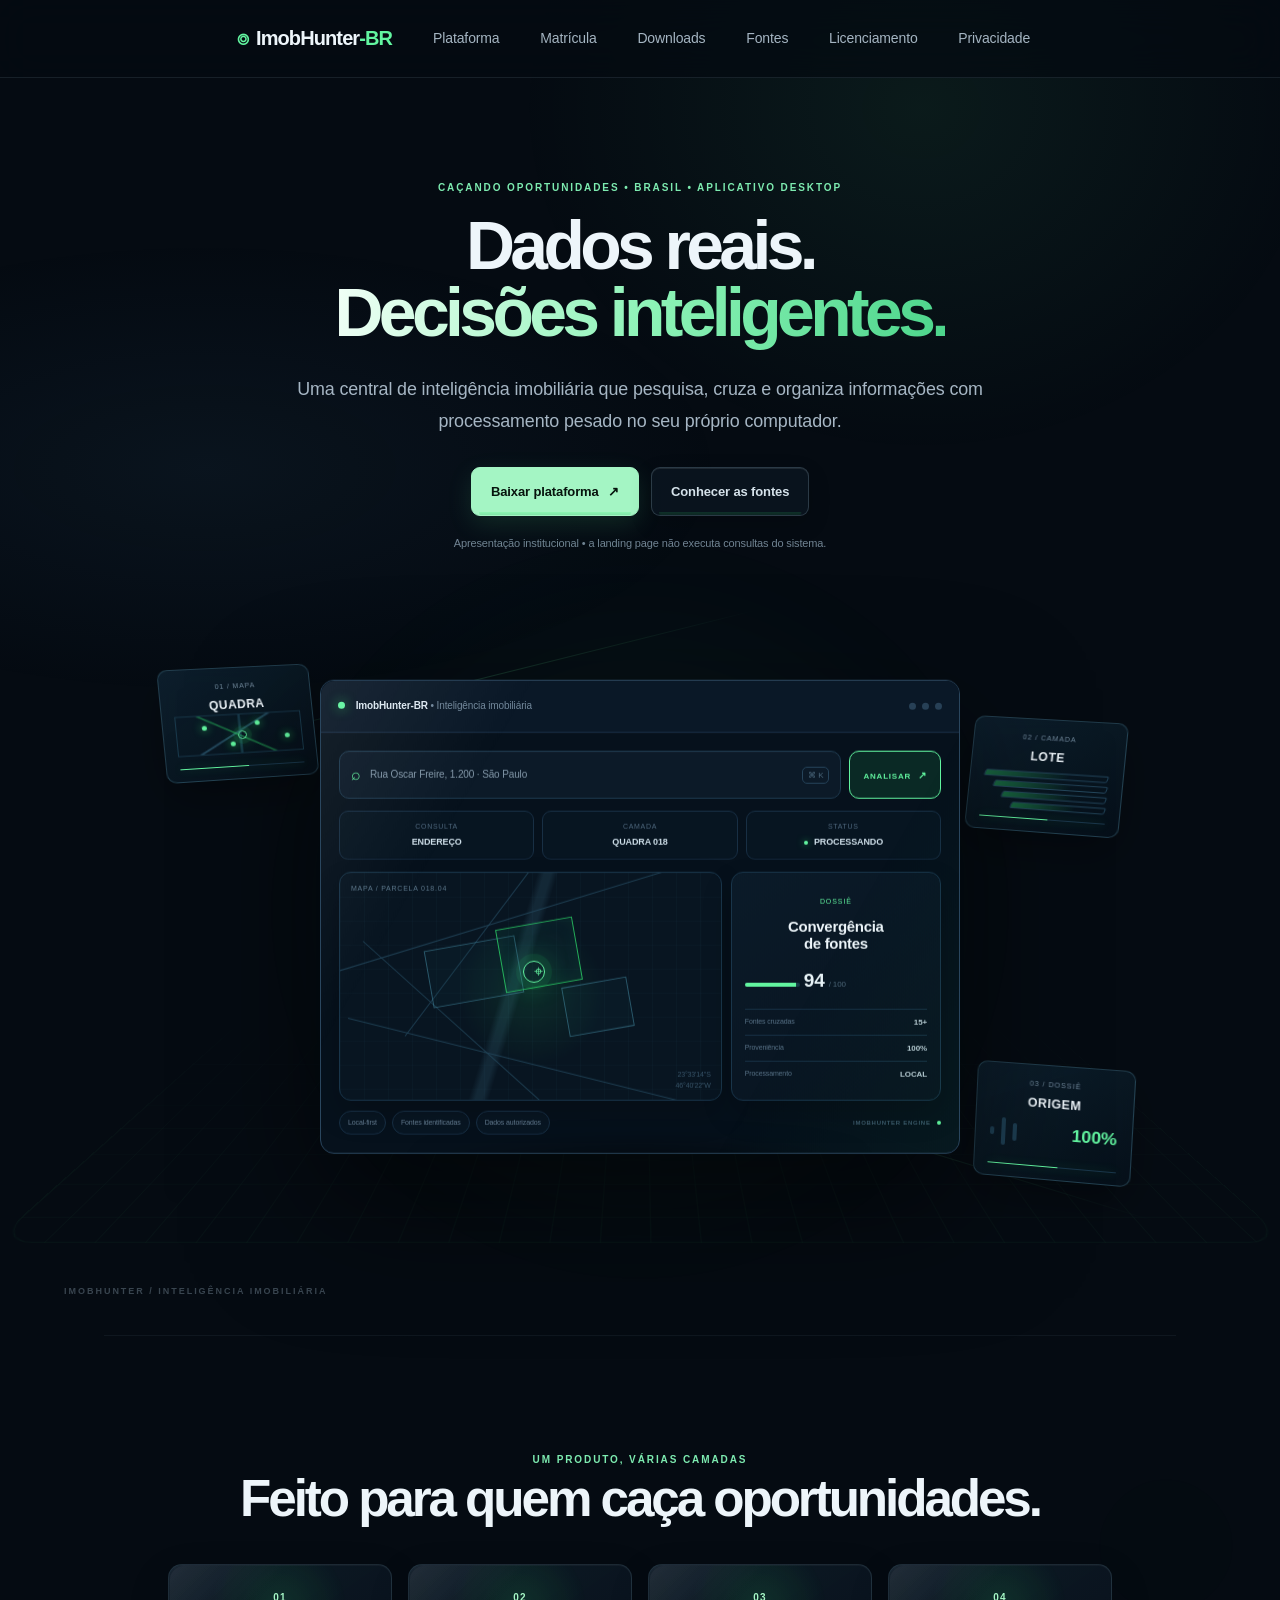
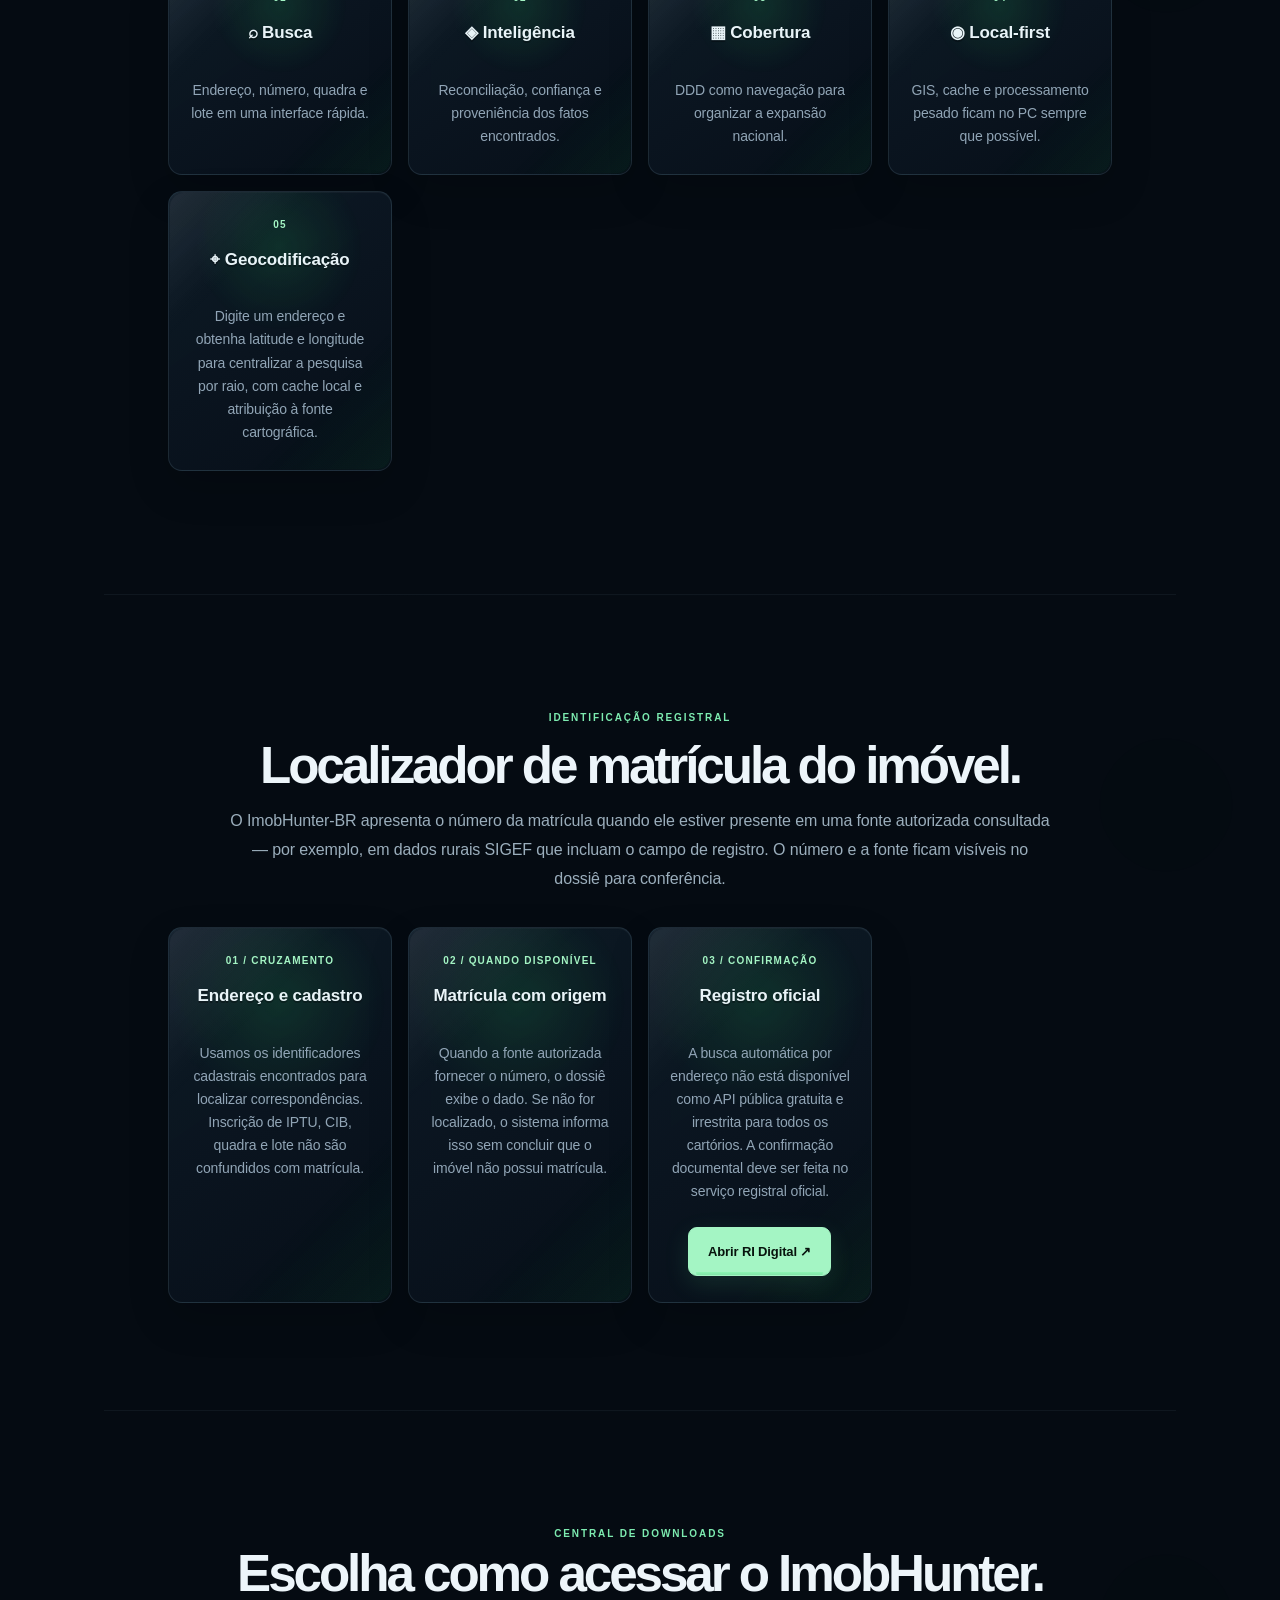
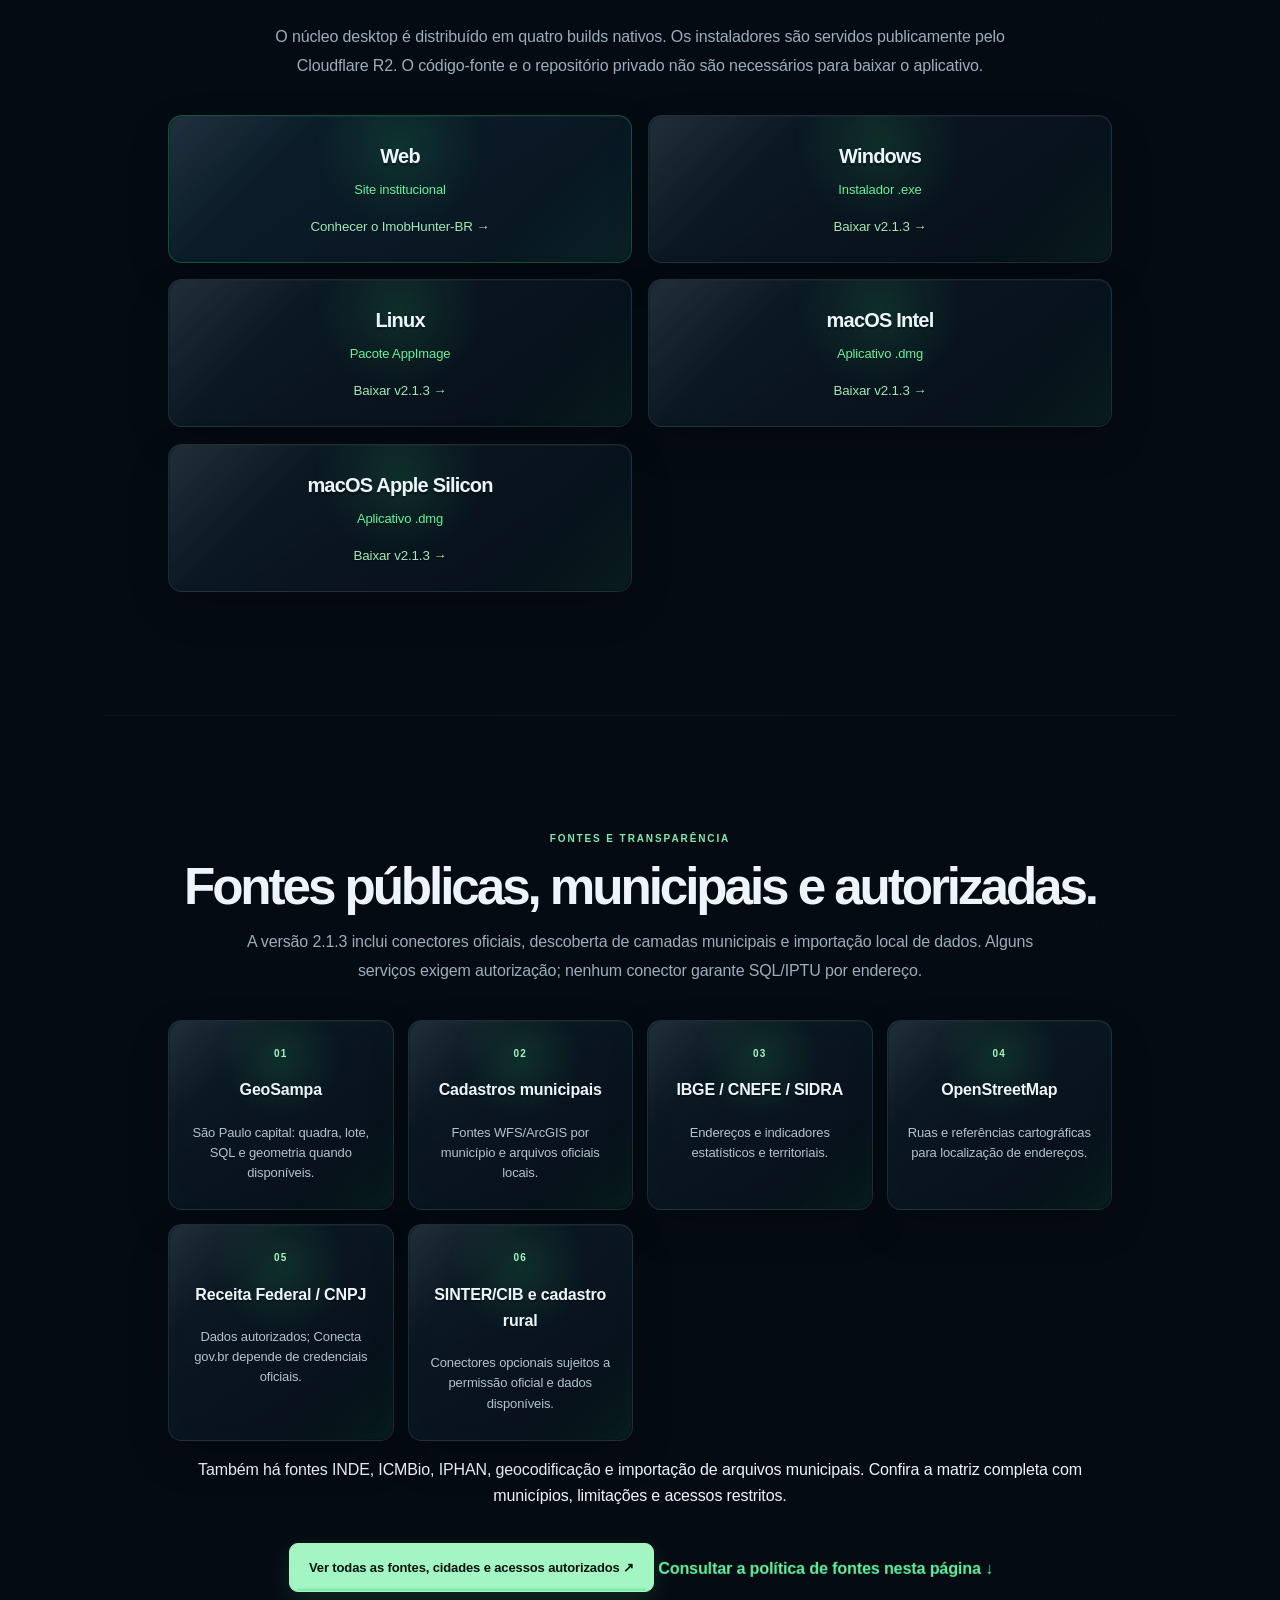
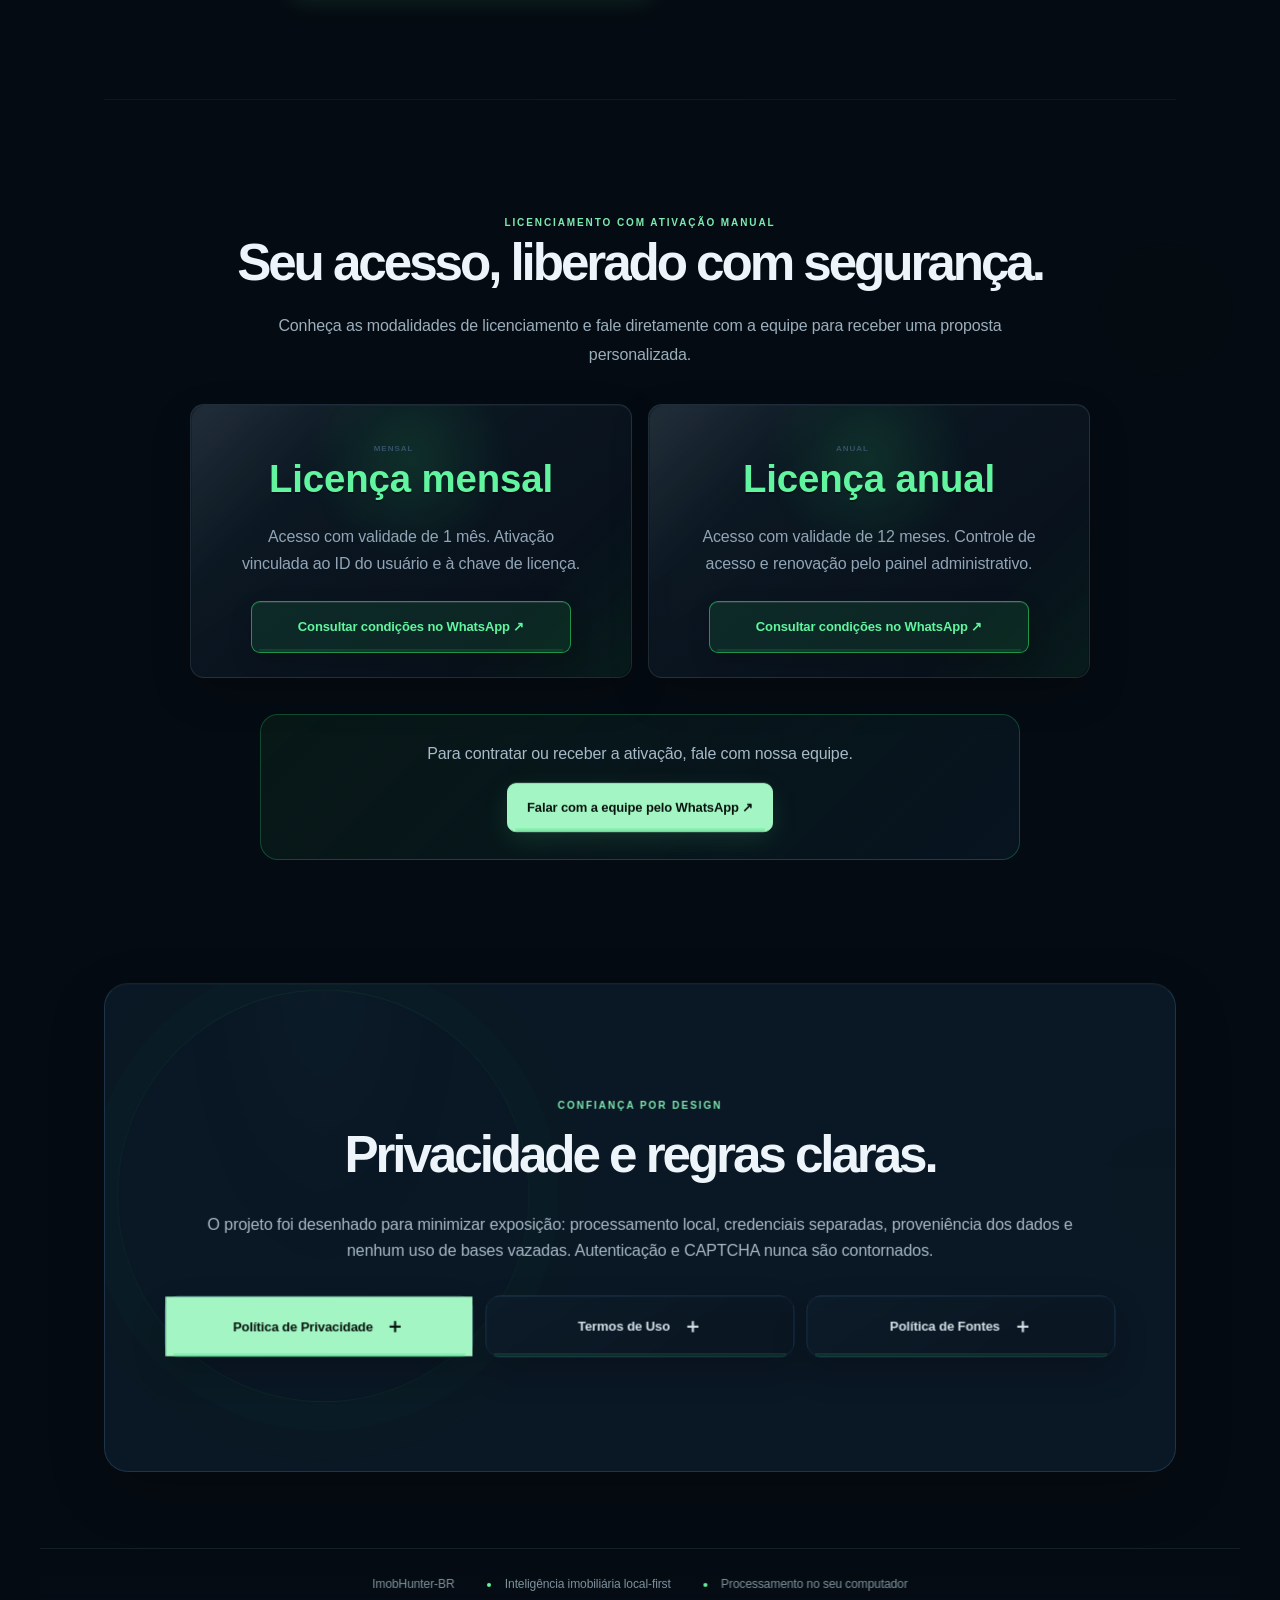
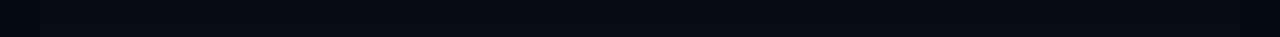
<file: web/index.html>
<!doctype html>
<html lang="pt-BR">
<head>
  <meta charset="utf-8">
  <meta name="viewport" content="width=device-width,initial-scale=1">
  <meta name="description" content="ImobHunter-BR — inteligência imobiliária local-first, geocodificação de endereços e prospecção no Brasil.">
  <title>ImobHunter-BR | Inteligência imobiliária</title>
  <link rel="icon" href="/assets/logo.svg" type="image/svg+xml">
  <link rel="stylesheet" href="styles.css">
</head>
<body>
  <nav>
    <a class="brand" href="#inicio" aria-label="ImobHunter-BR - início"><span>⌾</span>ImobHunter<span>-BR</span></a>
    <div class="navlinks">
      <a href="#plataforma">Plataforma</a>
      <a href="#matricula">Matrícula</a>
      <a href="#downloads">Downloads</a>
      <a href="#fontes">Fontes</a>
      <a href="#planos">Licenciamento</a>
      <a href="#privacidade">Privacidade</a>
    </div>
  </nav>

  <header class="hero" id="inicio">
    <div class="hero-copy">
      <p class="eyebrow">CAÇANDO OPORTUNIDADES • BRASIL • APLICATIVO DESKTOP</p>
      <h1>Dados reais.<br><em>Decisões inteligentes.</em></h1>
      <p class="lead">Uma central de inteligência imobiliária que pesquisa, cruza e organiza informações com processamento pesado no seu próprio computador.</p>
      <div class="actions">
        <a class="button primary" href="#downloads">Baixar plataforma <span>↗</span></a>
        <a class="button" href="#fontes">Conhecer as fontes</a>
      </div>
      <p class="hero-note">Apresentação institucional • a landing page não executa consultas do sistema.</p>
    </div>

    <div class="hero-stage" aria-label="Representação visual da plataforma ImobHunter-BR">
      <div class="stage-glow"></div>
      <div class="scene-grid" aria-hidden="true"></div>
      <div class="scene-line line-one" aria-hidden="true"></div>
      <div class="scene-line line-two" aria-hidden="true"></div>

      <div class="motion-reels" aria-hidden="true">
        <div class="motion-reel reel-a">
          <span>01 / MAPA</span><b>QUADRA</b>
          <div class="reel-map"><i></i><i></i><i></i><i></i><strong></strong></div>
        </div>
        <div class="motion-reel reel-b">
          <span>02 / CAMADA</span><b>LOTE</b>
          <div class="reel-layers"><i></i><i></i><i></i><i></i></div>
        </div>
        <div class="motion-reel reel-c">
          <span>03 / DOSSIÊ</span><b>ORIGEM</b>
          <div class="reel-signal"><i></i><i></i><i></i><strong>100%</strong></div>
        </div>
      </div>

      <div class="floating-app" aria-hidden="true">
        <div class="window-bar">
          <div class="window-title"><span class="window-dot"></span> ImobHunter-BR <span>• Inteligência imobiliária</span></div>
          <div class="window-actions"><i></i><i></i><i></i></div>
        </div>

        <div class="demo-body">
          <div class="demo-command">
            <div class="command-field"><span class="command-icon">⌕</span><span>Rua Oscar Freire, 1.200 · São Paulo</span><kbd>⌘ K</kbd></div>
            <button>ANALISAR <span>↗</span></button>
          </div>

          <div class="demo-meta">
            <div><small>CONSULTA</small><strong>ENDEREÇO</strong></div>
            <div><small>CAMADA</small><strong>QUADRA 018</strong></div>
            <div><small>STATUS</small><strong><i></i> PROCESSANDO</strong></div>
          </div>

          <div class="demo-dashboard">
            <div class="dashboard-map">
              <div class="map-label">MAPA / PARCELA 018.04</div>
              <div class="map-roads"><i></i><i></i><i></i><i></i></div>
              <div class="parcel parcel-a"></div><div class="parcel parcel-b"></div><div class="parcel parcel-c"></div>
              <div class="map-pulse"></div>
              <div class="map-pin">⌖</div>
              <div class="map-coords">23°33'14"S<br>46°40'22"W</div>
            </div>
            <aside class="insight-panel">
              <span class="panel-kicker">DOSSIÊ</span>
              <strong>Convergência<br>de fontes</strong>
              <div class="confidence"><span><i></i></span><b>94</b><small>/ 100</small></div>
              <div class="panel-row"><span>Fontes cruzadas</span><b>15+</b></div>
              <div class="panel-row"><span>Proveniência</span><b>100%</b></div>
              <div class="panel-row"><span>Processamento</span><b>LOCAL</b></div>
            </aside>
          </div>

          <div class="demo-footer">
            <span>Local-first</span><span>Fontes identificadas</span><span>Dados autorizados</span>
            <em>IMOBHUNTER ENGINE <i></i></em>
          </div>
        </div>
      </div>
    </div>
  </header>

  <main>
    <section id="plataforma" class="depth-section">
      <p class="eyebrow">UM PRODUTO, VÁRIAS CAMADAS</p>
      <h2>Feito para quem caça oportunidades.</h2>
      <div class="cards">
        <article data-tilt data-depth="10"><span class="card-index">01</span><b>⌕ Busca</b><p>Endereço, número, quadra e lote em uma interface rápida.</p></article>
        <article data-tilt data-depth="12"><span class="card-index">02</span><b>◈ Inteligência</b><p>Reconciliação, confiança e proveniência dos fatos encontrados.</p></article>
        <article data-tilt data-depth="9"><span class="card-index">03</span><b>▦ Cobertura</b><p>DDD como navegação para organizar a expansão nacional.</p></article>
        <article data-tilt data-depth="11"><span class="card-index">04</span><b>◉ Local-first</b><p>GIS, cache e processamento pesado ficam no PC sempre que possível.</p></article>
        <article data-tilt data-depth="13"><span class="card-index">05</span><b>⌖ Geocodificação</b><p>Digite um endereço e obtenha latitude e longitude para centralizar a pesquisa por raio, com cache local e atribuição à fonte cartográfica.</p></article>
      </div>
    </section>

    <section id="matricula" class="depth-section">
      <p class="eyebrow">IDENTIFICAÇÃO REGISTRAL</p>
      <h2>Localizador de matrícula do imóvel.</h2>
      <p class="section-lead">O ImobHunter-BR apresenta o número da matrícula quando ele estiver presente em uma fonte autorizada consultada — por exemplo, em dados rurais SIGEF que incluam o campo de registro. O número e a fonte ficam visíveis no dossiê para conferência.</p>
      <div class="cards">
        <article data-tilt data-depth="10"><span class="card-index">01 / CRUZAMENTO</span><b>Endereço e cadastro</b><p>Usamos os identificadores cadastrais encontrados para localizar correspondências. Inscrição de IPTU, CIB, quadra e lote não são confundidos com matrícula.</p></article>
        <article data-tilt data-depth="12"><span class="card-index">02 / QUANDO DISPONÍVEL</span><b>Matrícula com origem</b><p>Quando a fonte autorizada fornecer o número, o dossiê exibe o dado. Se não for localizado, o sistema informa isso sem concluir que o imóvel não possui matrícula.</p></article>
        <article data-tilt data-depth="9"><span class="card-index">03 / CONFIRMAÇÃO</span><b>Registro oficial</b><p>A busca automática por endereço não está disponível como API pública gratuita e irrestrita para todos os cartórios. A confirmação documental deve ser feita no serviço registral oficial.</p><a class="button primary" href="https://ridigital.org.br/" target="_blank" rel="noopener noreferrer">Abrir RI Digital ↗</a></article>
      </div>
    </section>

    <section id="downloads" class="depth-section">
      <p class="eyebrow">CENTRAL DE DOWNLOADS</p>
      <h2>Escolha como acessar o ImobHunter.</h2>
      <p class="section-lead">O núcleo desktop é distribuído em quatro builds nativos. Os instaladores são servidos publicamente pelo Cloudflare R2. O código-fonte e o repositório privado não são necessários para baixar o aplicativo.</p>
      <div class="downloads">
        <a href="#inicio" class="download web-platform" data-tilt data-depth="10"><strong>Web</strong><span>Site institucional</span><small>Conhecer o ImobHunter-BR →</small></a>
        <a href="https://pub-6bd1ab819504434691f4832d98de3cb6.r2.dev/releases/v2.1.3/ImobHunter-BR-Setup-Windows.exe" target="_blank" rel="noopener noreferrer" class="download" data-download-direct aria-label="Baixar ImobHunter-BR para Windows" data-tilt data-depth="12"><strong>Windows</strong><span>Instalador .exe</span><small>Baixar v2.1.3 →</small></a>
        <a href="https://pub-6bd1ab819504434691f4832d98de3cb6.r2.dev/releases/v2.1.3/ImobHunter-BR-Linux.AppImage" target="_blank" rel="noopener noreferrer" class="download" data-download-direct aria-label="Baixar ImobHunter-BR para Linux" data-tilt data-depth="11"><strong>Linux</strong><span>Pacote AppImage</span><small>Baixar v2.1.3 →</small></a>
        <a href="https://pub-6bd1ab819504434691f4832d98de3cb6.r2.dev/releases/v2.1.3/ImobHunter-BR-macOS-Intel.dmg" target="_blank" rel="noopener noreferrer" class="download" data-download-direct aria-label="Baixar ImobHunter-BR para macOS Intel" data-tilt data-depth="13"><strong>macOS Intel</strong><span>Aplicativo .dmg</span><small>Baixar v2.1.3 →</small></a>
        <a href="https://pub-6bd1ab819504434691f4832d98de3cb6.r2.dev/releases/v2.1.3/ImobHunter-BR-macOS-AppleSilicon.dmg" target="_blank" rel="noopener noreferrer" class="download" data-download-direct aria-label="Baixar ImobHunter-BR para macOS Apple Silicon" data-tilt data-depth="14"><strong>macOS Apple Silicon</strong><span>Aplicativo .dmg</span><small>Baixar v2.1.3 →</small></a>
      </div>
    </section>

    <section id="fontes" class="depth-section">
      <p class="eyebrow">FONTES E TRANSPARÊNCIA</p>
      <h2>Fontes públicas, municipais e autorizadas.</h2>
      <p class="section-lead">A versão 2.1.3 inclui conectores oficiais, descoberta de camadas municipais e importação local de dados. Alguns serviços exigem autorização; nenhum conector garante SQL/IPTU por endereço.</p>
      <div class="sourcegrid">
        <div class="source-card" data-tilt data-depth="11"><span class="source-index">01</span><strong>GeoSampa</strong><small>São Paulo capital: quadra, lote, SQL e geometria quando disponíveis.</small></div>
        <div class="source-card" data-tilt data-depth="9"><span class="source-index">02</span><strong>Cadastros municipais</strong><small>Fontes WFS/ArcGIS por município e arquivos oficiais locais.</small></div>
        <div class="source-card" data-tilt data-depth="12"><span class="source-index">03</span><strong>IBGE / CNEFE / SIDRA</strong><small>Endereços e indicadores estatísticos e territoriais.</small></div>
        <div class="source-card" data-tilt data-depth="10"><span class="source-index">04</span><strong>OpenStreetMap</strong><small>Ruas e referências cartográficas para localização de endereços.</small></div>
        <div class="source-card" data-tilt data-depth="8"><span class="source-index">05</span><strong>Receita Federal / CNPJ</strong><small>Dados autorizados; Conecta gov.br depende de credenciais oficiais.</small></div>
        <div class="source-card" data-tilt data-depth="14"><span class="source-index">06</span><strong>SINTER/CIB e cadastro rural</strong><small>Conectores opcionais sujeitos a permissão oficial e dados disponíveis.</small></div>
      </div>
      <p class="sources-summary">Também há fontes INDE, ICMBio, IPHAN, geocodificação e importação de arquivos municipais. Confira a matriz completa com municípios, limitações e acessos restritos.</p>
      <a class="button primary sources-cta" href="fontes.html">Ver todas as fontes, cidades e acessos autorizados ↗</a>
      <a class="textlink" href="#privacidade">Consultar a política de fontes nesta página ↓</a>
    </section>

    <section id="planos" class="depth-section">
      <p class="eyebrow">LICENCIAMENTO COM ATIVAÇÃO MANUAL</p>
      <h2>Seu acesso, liberado com segurança.</h2>
      <p class="section-lead">Conheça as modalidades de licenciamento e fale diretamente com a equipe para receber uma proposta personalizada.</p>
      <div class="cards">
        <article data-tilt data-depth="10"><span class="card-index">MENSAL</span><b>Licença mensal</b><p>Acesso com validade de 1 mês. Ativação vinculada ao ID do usuário e à chave de licença.</p><a class="button plan-cta" href="https://wa.me/5511999037737?text=Ol%C3%A1%21%20Tenho%20interesse%20no%20licenciamento%20mensal%20do%20ImobHunter-BR.%20Pode%20me%20passar%20as%20condi%C3%A7%C3%B5es%3F" target="_blank" rel="noopener noreferrer">Consultar condições no WhatsApp ↗</a></article>
        <article data-tilt data-depth="12"><span class="card-index">ANUAL</span><b>Licença anual</b><p>Acesso com validade de 12 meses. Controle de acesso e renovação pelo painel administrativo.</p><a class="button plan-cta" href="https://wa.me/5511999037737?text=Ol%C3%A1%21%20Tenho%20interesse%20no%20licenciamento%20anual%20do%20ImobHunter-BR.%20Pode%20me%20passar%20as%20condi%C3%A7%C3%B5es%3F" target="_blank" rel="noopener noreferrer">Consultar condições no WhatsApp ↗</a></article>
      </div>
      <div class="contact-activation">
        <p>Para contratar ou receber a ativação, fale com nossa equipe.</p>
        <a id="whatsapp-contact" class="button primary whatsapp-button" href="https://wa.me/5511999037737?text=Ol%C3%A1%21%20Preciso%20de%20ajuda%20com%20a%20contrata%C3%A7%C3%A3o%20ou%20ativa%C3%A7%C3%A3o%20do%20ImobHunter-BR." target="_blank" rel="noopener noreferrer" aria-label="Abrir conversa com a equipe ImobHunter no WhatsApp">Falar com a equipe pelo WhatsApp ↗</a>
      </div>
    </section>

    <section id="privacidade" class="legal depth-section">
      <p class="eyebrow">CONFIANÇA POR DESIGN</p>
      <h2>Privacidade e regras claras.</h2>
      <p>O projeto foi desenhado para minimizar exposição: processamento local, credenciais separadas, proveniência dos dados e nenhum uso de bases vazadas. Autenticação e CAPTCHA nunca são contornados.</p>
      <div class="legalbuttons policy-accordions">
        <details class="policy-card">
          <summary class="button primary">Política de Privacidade <span aria-hidden="true">＋</span></summary>
          <div class="policy-content">
            <h3>Privacidade e processamento local</h3>
            <p>O ImobHunter-BR foi projetado com abordagem local-first: consultas, cache, dados geoespaciais e reconciliação devem permanecer no computador do usuário sempre que tecnicamente possível. O servidor de licenciamento recebe apenas os dados mínimos necessários para autenticação e validação da licença.</p>
            <p>Conforme a funcionalidade utilizada, podem ser tratados endereço e parâmetros de pesquisa, cidade, UF, quadra, lote, identificadores cadastrais retornados pelas fontes, informações geoespaciais e tributárias disponibilizadas legalmente, metadados de origem e dados mínimos da licença.</p>
            <p>O sistema não deve coletar CPF apenas por ser tecnicamente possível. Não incorpora dados vazados nem compartilha dados com terceiros para publicidade. Integrações externas devem receber somente o necessário para a função escolhida. O site deve funcionar sem cookies publicitários por padrão.</p>
            <p>Solicitações relativas a dados pessoais serão tratadas conforme a legislação aplicável, inclusive a LGPD. Esta política descreve a base de transparência do produto e deve passar por revisão jurídica antes da comercialização.</p>
          </div>
        </details>
        <details class="policy-card">
          <summary class="button">Termos de Uso <span aria-hidden="true">＋</span></summary>
          <div class="policy-content">
            <h3>Uso responsável da plataforma</h3>
            <p>O ImobHunter-BR organiza, cruza e enriquece informações imobiliárias. Não substitui matrícula, certidão, cadastro municipal, autoridade ambiental, Receita Federal ou parecer profissional. Resultados de pesquisa são evidências informativas, não garantias jurídicas de propriedade.</p>
            <p>É proibido utilizar a plataforma para fraude, perseguição, assédio, discriminação, acesso não autorizado, contorno de CAPTCHA ou autenticação, exploração de bases vazadas ou criação de listas ilícitas de dados pessoais.</p>
            <p>Fontes públicas e serviços de terceiros podem ter limites, indisponibilidades, regras e licenças próprias. O usuário deve confirmar informações críticas diretamente na fonte oficial e utilizar dados pessoais para finalidades legítimas. Os termos comerciais de licença serão definidos no plano contratado.</p>
            <p>Estes termos são uma base de produto e devem receber revisão jurídica antes da publicação comercial definitiva.</p>
          </div>
        </details>
        <details class="policy-card">
          <summary class="button">Política de Fontes <span aria-hidden="true">＋</span></summary>
          <div class="policy-content">
            <h3>Origem, autorização e proveniência</h3>
            <p>As integrações devem utilizar fontes públicas, oficiais, licenciadas ou fornecidas/autorizadas pelo usuário. Cada resultado deve preservar, quando disponível, a origem, a data da consulta, a finalidade e o nível de confiança. Uma fonte deve poder ser desativada sem interromper todo o sistema.</p>
            <p>A versão 2.1.3 inclui conectores para GeoSampa (São Paulo capital), cadastros municipais por localidade, IBGE/CNEFE/SIDRA, OpenStreetMap, INDE, ICMBio, IPHAN, Receita Federal/CNPJ, geocodificação, fontes municipais adicionadas pelo usuário e cadastros rurais. A geocodificação de estabelecimentos selecionados pode vincular latitude e longitude ao cadastro local por CNPJ. Conecta gov.br/CNPJ e SINTER/CIB dependem de credenciais e autorizações oficiais; outras fontes restritas podem exigir convênio e desenvolvimento específico. Conector existente não significa fonte habilitada ou retorno fiscal garantido.</p>
            <p>Dados cadastrais ou tributários não são prova definitiva de propriedade. O sistema não contorna autenticação, CAPTCHA, firewalls ou controles de acesso e não incorpora bases vazadas. Respeitam-se limites técnicos, termos de uso, atribuição e licenças aplicáveis, incluindo ODbL para OpenStreetMap.</p>
          </div>
        </details>
      </div>
    </section>
  </main>

  <footer><span>ImobHunter-BR</span><span>Inteligência imobiliária local-first</span><span>Processamento no seu computador</span></footer>
  <script src="motion.js" defer></script>
</body>
</html>
</file>
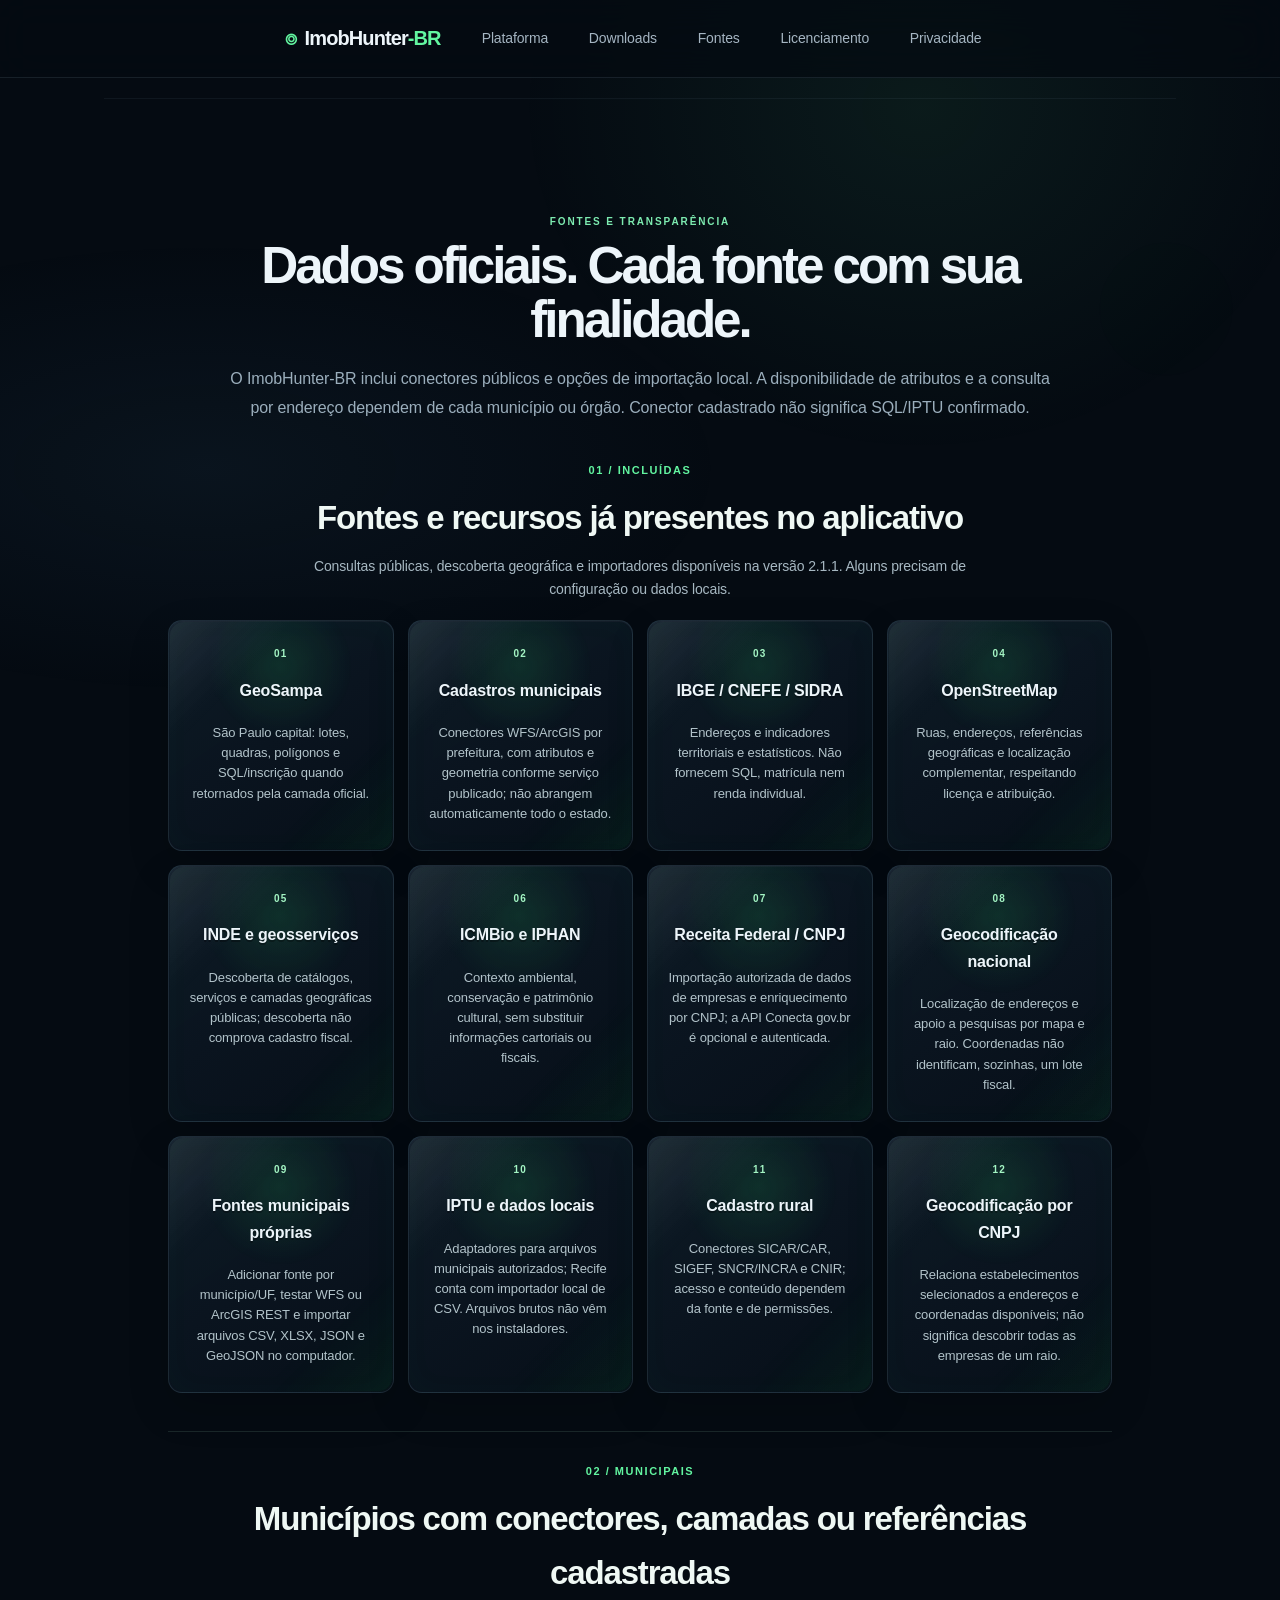
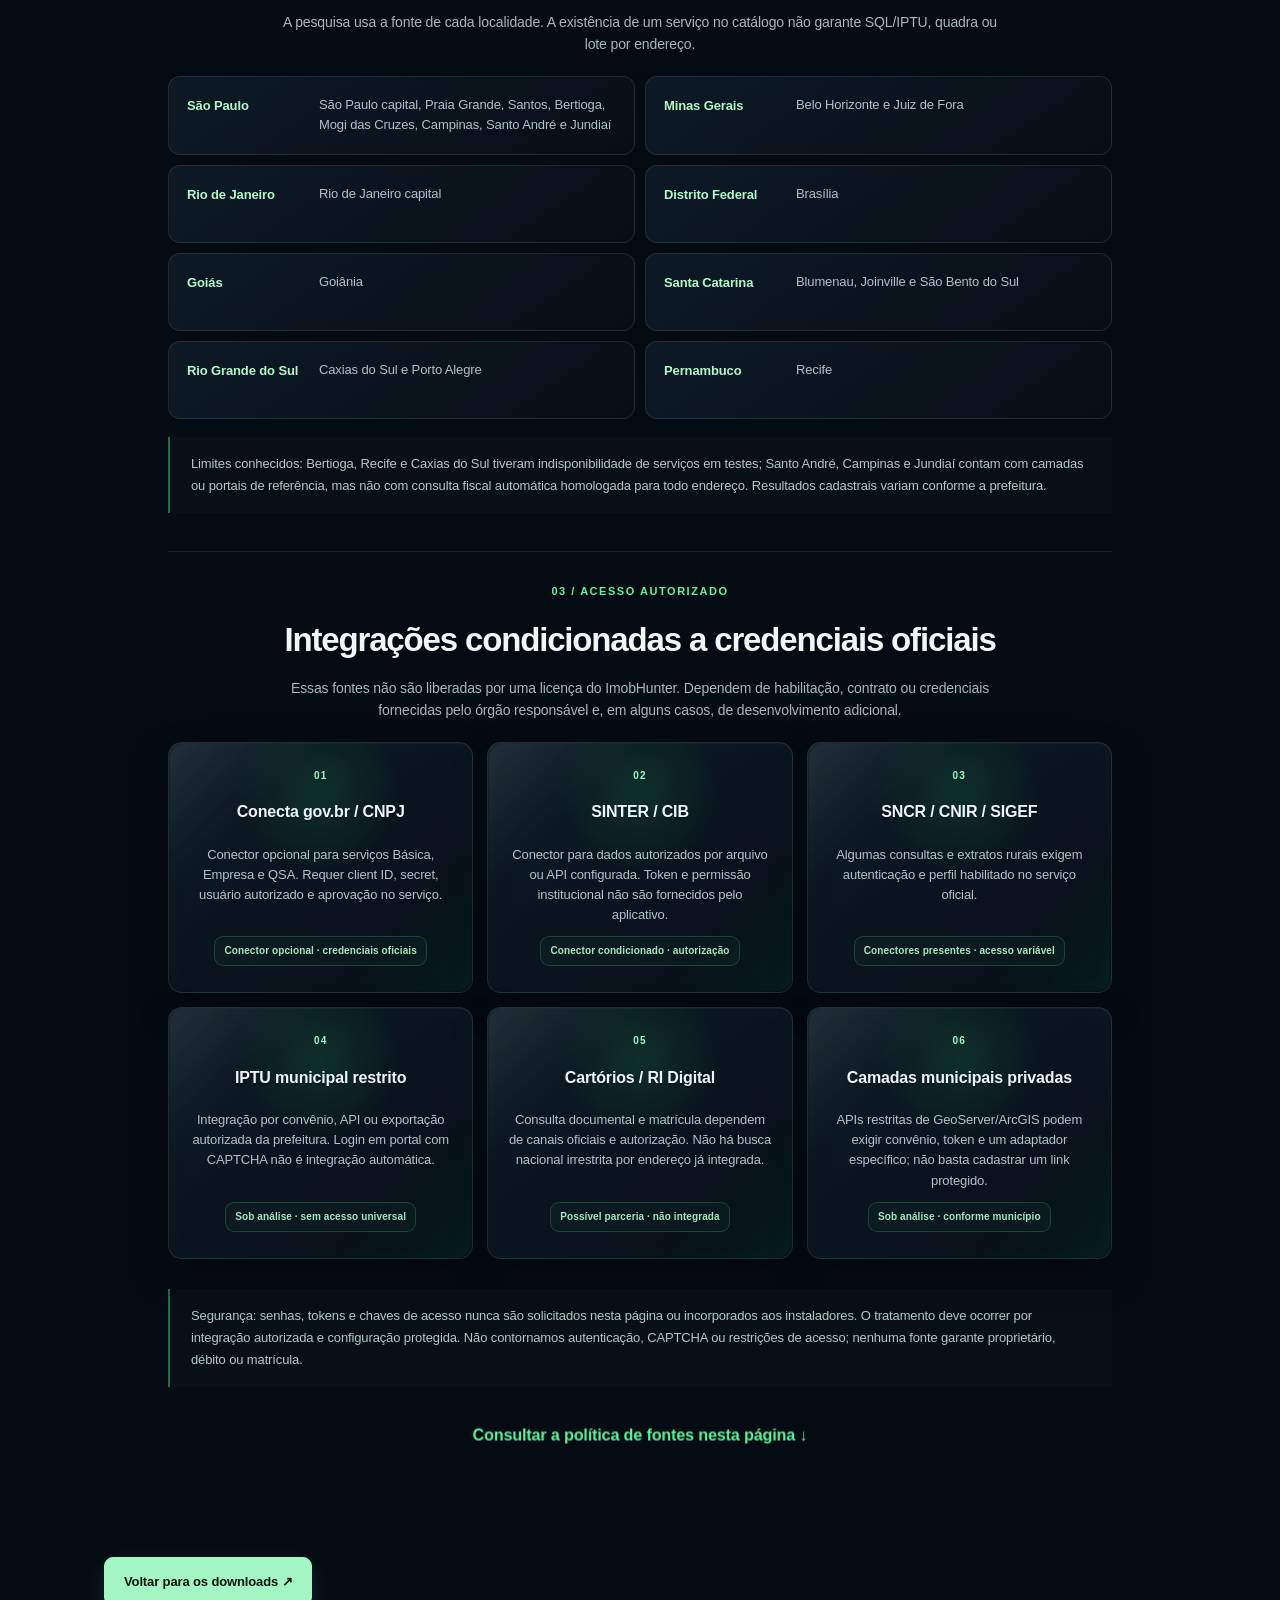
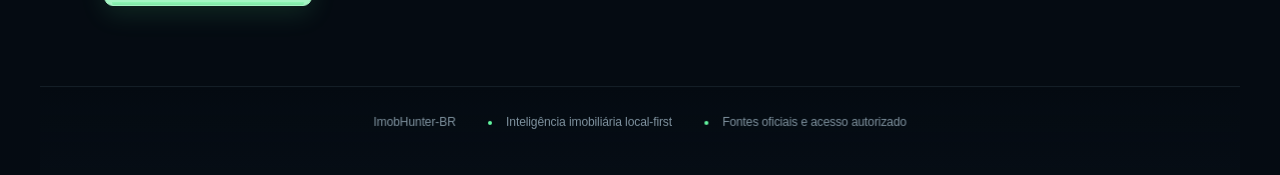
<file: web/fontes.html>
<!doctype html>
<html lang="pt-BR">
<head>
  <meta charset="utf-8">
  <meta name="viewport" content="width=device-width,initial-scale=1">
  <meta name="description" content="Matriz de fontes públicas, municipais e de acesso autorizado do ImobHunter-BR.">
  <title>Fontes e integrações | ImobHunter-BR</title>
  <link rel="icon" href="/assets/logo.svg" type="image/svg+xml">
  <link rel="stylesheet" href="styles.css">
</head>
<body class="source-page">
  <nav>
    <a class="brand" href="index.html#inicio"><span>⌾</span>ImobHunter<span>-BR</span></a>
    <div class="navlinks">
      <a href="index.html#plataforma">Plataforma</a>
      <a href="index.html#downloads">Downloads</a>
      <a href="#fontes">Fontes</a>
      <a href="index.html#planos">Licenciamento</a>
      <a href="index.html#privacidade">Privacidade</a>
    </div>
  </nav>
  <main>
    <section id="fontes" class="depth-section">
      <p class="eyebrow">FONTES E TRANSPARÊNCIA</p>
      <h2>Dados oficiais. Cada fonte com sua finalidade.</h2>
      <p class="section-lead">O ImobHunter-BR inclui conectores públicos e opções de importação local. A disponibilidade de atributos e a consulta por endereço dependem de cada município ou órgão. Conector cadastrado não significa SQL/IPTU confirmado.</p>

      <div class="sources-group" aria-labelledby="fontes-incluidas">
        <div class="sources-group-heading">
          <span class="sources-group-mark">01 / INCLUÍDAS</span>
          <h3 id="fontes-incluidas">Fontes e recursos já presentes no aplicativo</h3>
          <p>Consultas públicas, descoberta geográfica e importadores disponíveis na versão 2.1.1. Alguns precisam de configuração ou dados locais.</p>
        </div>
        <div class="sourcegrid">
          <div class="source-card" data-tilt data-depth="11"><span class="source-index">01</span><strong>GeoSampa</strong><small>São Paulo capital: lotes, quadras, polígonos e SQL/inscrição quando retornados pela camada oficial.</small></div>
          <div class="source-card" data-tilt data-depth="9"><span class="source-index">02</span><strong>Cadastros municipais</strong><small>Conectores WFS/ArcGIS por prefeitura, com atributos e geometria conforme serviço publicado; não abrangem automaticamente todo o estado.</small></div>
          <div class="source-card" data-tilt data-depth="12"><span class="source-index">03</span><strong>IBGE / CNEFE / SIDRA</strong><small>Endereços e indicadores territoriais e estatísticos. Não fornecem SQL, matrícula nem renda individual.</small></div>
          <div class="source-card" data-tilt data-depth="10"><span class="source-index">04</span><strong>OpenStreetMap</strong><small>Ruas, endereços, referências geográficas e localização complementar, respeitando licença e atribuição.</small></div>
          <div class="source-card" data-tilt data-depth="8"><span class="source-index">05</span><strong>INDE e geosserviços</strong><small>Descoberta de catálogos, serviços e camadas geográficas públicas; descoberta não comprova cadastro fiscal.</small></div>
          <div class="source-card" data-tilt data-depth="14"><span class="source-index">06</span><strong>ICMBio e IPHAN</strong><small>Contexto ambiental, conservação e patrimônio cultural, sem substituir informações cartoriais ou fiscais.</small></div>
          <div class="source-card" data-tilt data-depth="13"><span class="source-index">07</span><strong>Receita Federal / CNPJ</strong><small>Importação autorizada de dados de empresas e enriquecimento por CNPJ; a API Conecta gov.br é opcional e autenticada.</small></div>
          <div class="source-card" data-tilt data-depth="9"><span class="source-index">08</span><strong>Geocodificação nacional</strong><small>Localização de endereços e apoio a pesquisas por mapa e raio. Coordenadas não identificam, sozinhas, um lote fiscal.</small></div>
          <div class="source-card" data-tilt data-depth="12"><span class="source-index">09</span><strong>Fontes municipais próprias</strong><small>Adicionar fonte por município/UF, testar WFS ou ArcGIS REST e importar arquivos CSV, XLSX, JSON e GeoJSON no computador.</small></div>
          <div class="source-card" data-tilt data-depth="10"><span class="source-index">10</span><strong>IPTU e dados locais</strong><small>Adaptadores para arquivos municipais autorizados; Recife conta com importador local de CSV. Arquivos brutos não vêm nos instaladores.</small></div>
          <div class="source-card" data-tilt data-depth="8"><span class="source-index">11</span><strong>Cadastro rural</strong><small>Conectores SICAR/CAR, SIGEF, SNCR/INCRA e CNIR; acesso e conteúdo dependem da fonte e de permissões.</small></div>
          <div class="source-card" data-tilt data-depth="11"><span class="source-index">12</span><strong>Geocodificação por CNPJ</strong><small>Relaciona estabelecimentos selecionados a endereços e coordenadas disponíveis; não significa descobrir todas as empresas de um raio.</small></div>
        </div>
      </div>

      <div class="sources-group sources-municipal" aria-labelledby="fontes-municipais">
        <div class="sources-group-heading">
          <span class="sources-group-mark">02 / MUNICIPAIS</span>
          <h3 id="fontes-municipais">Municípios com conectores, camadas ou referências cadastradas</h3>
          <p>A pesquisa usa a fonte de cada localidade. A existência de um serviço no catálogo não garante SQL/IPTU, quadra ou lote por endereço.</p>
        </div>
        <div class="sources-localities" aria-label="Localidades previstas no catálogo do aplicativo">
          <p><strong>São Paulo</strong><span>São Paulo capital, Praia Grande, Santos, Bertioga, Mogi das Cruzes, Campinas, Santo André e Jundiaí</span></p>
          <p><strong>Minas Gerais</strong><span>Belo Horizonte e Juiz de Fora</span></p>
          <p><strong>Rio de Janeiro</strong><span>Rio de Janeiro capital</span></p>
          <p><strong>Distrito Federal</strong><span>Brasília</span></p>
          <p><strong>Goiás</strong><span>Goiânia</span></p>
          <p><strong>Santa Catarina</strong><span>Blumenau, Joinville e São Bento do Sul</span></p>
          <p><strong>Rio Grande do Sul</strong><span>Caxias do Sul e Porto Alegre</span></p>
          <p><strong>Pernambuco</strong><span>Recife</span></p>
        </div>
        <p class="sources-notice">Limites conhecidos: Bertioga, Recife e Caxias do Sul tiveram indisponibilidade de serviços em testes; Santo André, Campinas e Jundiaí contam com camadas ou portais de referência, mas não com consulta fiscal automática homologada para todo endereço. Resultados cadastrais variam conforme a prefeitura.</p>
      </div>

      <div class="sources-group sources-restricted" aria-labelledby="fontes-restritas">
        <div class="sources-group-heading">
          <span class="sources-group-mark">03 / ACESSO AUTORIZADO</span>
          <h3 id="fontes-restritas">Integrações condicionadas a credenciais oficiais</h3>
          <p>Essas fontes não são liberadas por uma licença do ImobHunter. Dependem de habilitação, contrato ou credenciais fornecidas pelo órgão responsável e, em alguns casos, de desenvolvimento adicional.</p>
        </div>
        <div class="sourcegrid sourcegrid-restricted">
          <div class="source-card" data-tilt data-depth="11"><span class="source-index">01</span><strong>Conecta gov.br / CNPJ</strong><small>Conector opcional para serviços Básica, Empresa e QSA. Requer client ID, secret, usuário autorizado e aprovação no serviço.</small><span class="source-access">Conector opcional · credenciais oficiais</span></div>
          <div class="source-card" data-tilt data-depth="10"><span class="source-index">02</span><strong>SINTER / CIB</strong><small>Conector para dados autorizados por arquivo ou API configurada. Token e permissão institucional não são fornecidos pelo aplicativo.</small><span class="source-access">Conector condicionado · autorização</span></div>
          <div class="source-card" data-tilt data-depth="9"><span class="source-index">03</span><strong>SNCR / CNIR / SIGEF</strong><small>Algumas consultas e extratos rurais exigem autenticação e perfil habilitado no serviço oficial.</small><span class="source-access">Conectores presentes · acesso variável</span></div>
          <div class="source-card" data-tilt data-depth="12"><span class="source-index">04</span><strong>IPTU municipal restrito</strong><small>Integração por convênio, API ou exportação autorizada da prefeitura. Login em portal com CAPTCHA não é integração automática.</small><span class="source-access">Sob análise · sem acesso universal</span></div>
          <div class="source-card" data-tilt data-depth="8"><span class="source-index">05</span><strong>Cartórios / RI Digital</strong><small>Consulta documental e matrícula dependem de canais oficiais e autorização. Não há busca nacional irrestrita por endereço já integrada.</small><span class="source-access">Possível parceria · não integrada</span></div>
          <div class="source-card" data-tilt data-depth="11"><span class="source-index">06</span><strong>Camadas municipais privadas</strong><small>APIs restritas de GeoServer/ArcGIS podem exigir convênio, token e um adaptador específico; não basta cadastrar um link protegido.</small><span class="source-access">Sob análise · conforme município</span></div>
        </div>
      </div>
      <p class="sources-footnote">Segurança: senhas, tokens e chaves de acesso nunca são solicitados nesta página ou incorporados aos instaladores. O tratamento deve ocorrer por integração autorizada e configuração protegida. Não contornamos autenticação, CAPTCHA ou restrições de acesso; nenhuma fonte garante proprietário, débito ou matrícula.</p>
      <a class="textlink" href="index.html#privacidade">Consultar a política de fontes nesta página ↓</a>
    </section>
    <div class="sources-return"><a class="button primary" href="index.html#downloads">Voltar para os downloads ↗</a></div>
  </main>
  <footer><span>ImobHunter-BR</span><span>Inteligência imobiliária local-first</span><span>Fontes oficiais e acesso autorizado</span></footer>
</body>
</html>
</file>
<file: web/styles.css>
*{box-sizing:border-box}
:root{--bg:#06111b;--panel:#091724;--panel2:#0c1c2b;--line:#1b344a;--muted:#8ea4b6;--green:#35ff77;--blue:#68b8ff}
html{scroll-behavior:smooth}
body{margin:0;background:var(--bg);color:#edf5fa;font:16px/1.65 Inter,Segoe UI,Arial,sans-serif;overflow-x:hidden}
body:before{content:"";position:fixed;inset:0;pointer-events:none;z-index:-3;background:radial-gradient(circle at 72% 14%,rgba(53,255,119,.045),transparent 25%),radial-gradient(circle at 12% 60%,rgba(45,112,170,.07),transparent 28%)}
a{color:inherit;text-decoration:none}
nav{position:sticky;top:0;z-index:50;display:flex;justify-content:space-between;align-items:center;padding:15px 5vw;background:rgba(6,17,27,.82);backdrop-filter:blur(18px);border-bottom:1px solid rgba(31,55,75,.82)}
.brand{font-size:20px;font-weight:800;letter-spacing:-.02em}.brand>span:first-child{color:var(--green);margin-right:8px}.brand>span:last-child{color:var(--green)}
.navlinks{display:flex;gap:28px;color:#8fa5b8;font-size:14px}.navlinks a{position:relative;padding:7px 0;transition:color .2s}.navlinks a:after{content:"";position:absolute;left:0;right:100%;bottom:0;height:1px;background:var(--green);transition:right .25s}.navlinks a:hover{color:var(--green)}.navlinks a:hover:after{right:0}
.hero{min-height:780px;display:grid;grid-template-columns:minmax(340px,.78fr) minmax(620px,1.22fr);align-items:center;gap:clamp(35px,4vw,70px);padding:70px 5vw 60px;max-width:1540px;margin:auto}
.hero-copy{position:relative;z-index:10;padding-right:8px}
.eyebrow{color:var(--green);letter-spacing:.14em;font-size:11px;font-weight:800;margin:0 0 8px}
.hero h1{font-size:clamp(46px,6vw,84px);line-height:.98;margin:15px 0 28px;letter-spacing:-.055em}.hero h1 em{font-style:normal;color:var(--green)}
.lead{max-width:650px;color:#9fb1c1;font-size:19px;margin:0}.actions,.legalbuttons{display:flex;gap:12px;flex-wrap:wrap;margin-top:30px}
.button{display:inline-flex;align-items:center;justify-content:center;gap:9px;min-height:48px;padding:12px 19px;border:1px solid #2b455d;border-radius:12px;background:#0c1a28;font-weight:750;transition:transform .25s,border-color .25s,box-shadow .25s;position:relative;overflow:hidden;isolation:isolate;box-shadow:0 10px 24px rgba(0,0,0,.16)}.button:before{content:"";position:absolute;inset:0;z-index:-1;background:linear-gradient(105deg,transparent 20%,rgba(255,255,255,.1) 50%,transparent 80%);transform:translateX(-120%);transition:transform .55s}.button:hover:before{transform:translateX(120%)}.button:hover{transform:translateY(-3px);border-color:var(--green);box-shadow:0 14px 34px rgba(0,0,0,.25)}.button span{transition:transform .25s}.button:hover span{transform:translate(2px,-2px)}
.primary{background:var(--green);color:#04100a;border-color:var(--green);box-shadow:0 14px 34px rgba(53,255,119,.14)}
.hero-note{margin:19px 0 0;color:#5f788d;font-size:12px}

.hero-stage{position:relative;min-height:640px;display:flex;align-items:center;justify-content:center;isolation:isolate;perspective:1800px;perspective-origin:50% 46%;transform-style:preserve-3d}
.stage-glow{position:absolute;width:540px;height:540px;border-radius:50%;background:var(--green);opacity:.055;filter:blur(70px);pointer-events:none;z-index:-3}
.scene-grid{position:absolute;inset:8% 1%;border:1px solid rgba(53,255,119,.07);border-radius:34px;transform:perspective(1000px) rotateX(58deg) translateY(19%);transform-origin:center bottom;opacity:.55;background:linear-gradient(rgba(53,255,119,.055) 1px,transparent 1px),linear-gradient(90deg,rgba(53,255,119,.055) 1px,transparent 1px);background-size:44px 44px;mask-image:linear-gradient(to top,black,transparent 78%);pointer-events:none;z-index:-2}
.scene-line{position:absolute;height:1px;background:linear-gradient(90deg,transparent,var(--green),transparent);opacity:.18;filter:blur(.2px);transform-origin:left center;z-index:-1}.line-one{width:55%;left:7%;top:26%;transform:rotate(-14deg)}.line-two{width:42%;right:3%;bottom:22%;transform:rotate(17deg);opacity:.1}

.motion-reels{position:absolute;inset:0;pointer-events:none;transform-style:preserve-3d}
.motion-reel{position:absolute;width:152px;height:116px;padding:13px;border:1px solid rgba(82,137,161,.35);border-radius:16px;background:linear-gradient(145deg,rgba(12,31,45,.92),rgba(5,15,25,.88));box-shadow:0 25px 55px rgba(0,0,0,.38),inset 0 0 24px rgba(53,255,119,.035);transform-style:preserve-3d;overflow:hidden;backdrop-filter:blur(8px);animation:reelFloat 6s ease-in-out infinite}
.motion-reel span,.motion-reel b{position:relative;z-index:3;display:block;font-size:7px;letter-spacing:.12em}.motion-reel span{color:#70899c}.motion-reel b{margin-top:4px;color:#edf5fa;font-size:12px;letter-spacing:.04em;transform:translateZ(20px)}
.motion-reel:after{content:"";position:absolute;left:13px;right:13px;bottom:12px;height:1px;background:linear-gradient(90deg,var(--green) 0 55%,#19364a 55%);box-shadow:0 0 10px rgba(53,255,119,.3)}
.reel-a{left:1%;top:8%;transform:translateZ(-30px) rotateY(18deg) rotateX(7deg) rotateZ(-5deg);animation-delay:-1.2s}.reel-b{right:0;top:13%;transform:translateZ(-10px) rotateY(-18deg) rotateX(7deg) rotateZ(5deg);animation-delay:-3.2s}.reel-c{left:7%;bottom:8%;transform:translateZ(-4px) rotateY(15deg) rotateX(-7deg) rotateZ(4deg);animation-delay:-4.4s}
.reel-map{position:absolute;inset:47px 12px 25px;border:1px solid #18394b;transform:translateZ(13px) rotateX(12deg);background:linear-gradient(28deg,transparent 47%,rgba(53,255,119,.35) 48% 49%,transparent 50%),linear-gradient(150deg,transparent 46%,#244a5f 47% 48%,transparent 49%),linear-gradient(90deg,transparent 49%,#17384a 50% 51%,transparent 52%)}.reel-map i{position:absolute;width:5px;height:5px;border-radius:50%;background:var(--green);box-shadow:0 0 8px rgba(53,255,119,.8)}.reel-map i:nth-child(1){left:20%;top:26%}.reel-map i:nth-child(2){left:63%;top:18%}.reel-map i:nth-child(3){left:42%;top:70%}.reel-map i:nth-child(4){right:10%;top:54%}.reel-map strong{position:absolute;left:48%;top:43%;width:9px;height:9px;border:1px solid var(--green);border-radius:50%;box-shadow:0 0 0 5px rgba(53,255,119,.08),0 0 15px rgba(53,255,119,.7)}
.reel-layers{position:absolute;inset:49px 14px 25px;transform:translateZ(13px) rotateX(15deg)}.reel-layers i{display:block;height:7px;margin:4px 0;border:1px solid #23465b;border-radius:2px;background:linear-gradient(90deg,rgba(53,255,119,.35),transparent 70%);transform:skewX(-18deg)}.reel-layers i:nth-child(2){margin-left:10px}.reel-layers i:nth-child(3){margin-left:19px}.reel-layers i:nth-child(4){margin-left:29px}
.reel-signal{position:absolute;inset:46px 14px 22px;display:flex;align-items:center;gap:7px;transform:translateZ(14px)}.reel-signal i{width:4px;height:18px;border-radius:3px;background:#1d3e52;animation:signal 1.8s ease-in-out infinite}.reel-signal i:nth-child(1){height:8px}.reel-signal i:nth-child(2){height:28px;animation-delay:.2s}.reel-signal i:nth-child(3){height:18px;animation-delay:.4s}.reel-signal strong{margin-left:auto;color:var(--green);font-size:17px}

.scene-status{position:absolute;right:4%;bottom:7%;display:flex;align-items:center;gap:7px;padding:7px 10px;border:1px solid #203b50;border-radius:999px;background:rgba(6,17,27,.76);backdrop-filter:blur(12px);color:#70899c;font-size:8px;letter-spacing:.12em;z-index:8;box-shadow:0 12px 30px rgba(0,0,0,.2)}.scene-status small{color:#3f5b6e;font-size:7px;margin-left:4px}.live-dot{width:5px;height:5px;border-radius:50%;background:var(--green);box-shadow:0 0 10px rgba(53,255,119,.9);animation:livePulse 1.8s ease-in-out infinite}

.floating-app{position:relative;width:min(570px,78%);min-height:420px;border:1px solid #2a465e;border-radius:22px;background:rgba(7,18,30,.96);box-shadow:0 42px 100px rgba(0,0,0,.55),0 0 0 1px rgba(53,255,119,.035),inset 0 1px rgba(255,255,255,.04);overflow:hidden;cursor:default;user-select:none;z-index:5;transform-style:preserve-3d;transform:rotateX(var(--tilt-x,0deg)) rotateY(var(--tilt-y,0deg)) translateZ(0);animation:appFloat 7.5s ease-in-out infinite;will-change:transform}
.floating-app:before{content:"";position:absolute;inset:0;border-radius:inherit;pointer-events:none;z-index:20;background:linear-gradient(120deg,rgba(255,255,255,.065),transparent 24%,transparent 72%,rgba(53,255,119,.035));transform:translateZ(2px)}
.floating-app:after{content:"";position:absolute;left:8%;right:8%;bottom:-30px;height:42px;z-index:-1;background:radial-gradient(ellipse,rgba(0,0,0,.65),transparent 68%);filter:blur(12px);transform:translateZ(-80px) scaleX(.9)}
.window-bar{height:52px;display:flex;align-items:center;justify-content:space-between;padding:0 17px;border-bottom:1px solid #172d42;background:#0a1827;transform:translateZ(18px);box-shadow:0 1px 0 rgba(255,255,255,.025)}
.window-title{font-size:10px;font-weight:700;color:#dce8f1}.window-title span:last-child{color:#71879a;font-weight:500}.window-dot{display:inline-block;width:7px;height:7px;border-radius:50%;background:var(--green);box-shadow:0 0 12px rgba(53,255,119,.6);margin-right:8px}.window-actions{display:flex;gap:6px}.window-actions i{width:7px;height:7px;border-radius:50%;background:#274056}

.demo-body{padding:18px;position:relative;transform-style:preserve-3d}
.demo-command{display:grid;grid-template-columns:1fr auto;gap:8px;transform:translateZ(28px)}.command-field{display:flex;align-items:center;min-width:0;gap:9px;padding:10px 11px;border:1px solid #1e3a4f;border-radius:10px;background:#0c1a28;color:#8499aa;font-size:10px;box-shadow:inset 0 1px rgba(255,255,255,.025)}.command-field>span:nth-child(2){white-space:nowrap;overflow:hidden;text-overflow:ellipsis}.command-icon{color:var(--green);font-size:16px}.command-field kbd{margin-left:auto;padding:3px 5px;border:1px solid #26445b;border-radius:5px;color:#4d6a7f;font:8px Inter,Arial;white-space:nowrap}.demo-command button{border:1px solid var(--green);border-radius:10px;padding:0 13px;background:rgba(53,255,119,.1);color:var(--green);font:800 8px Inter,Arial;letter-spacing:.1em}.demo-command button span{font-size:10px;margin-left:4px}
.demo-meta{display:grid;grid-template-columns:repeat(3,1fr);gap:8px;margin:12px 0}.demo-meta>div{padding:9px 10px;border:1px solid #182f44;border-radius:9px;background:rgba(9,23,36,.7);transform:translateZ(12px)}.demo-meta small{display:block;color:#4f697e;font-size:7px;letter-spacing:.1em}.demo-meta strong{display:block;margin-top:2px;color:#cfe0ea;font-size:9px}.demo-meta strong i{display:inline-block;width:4px;height:4px;margin-right:4px;border-radius:50%;background:var(--green);box-shadow:0 0 7px rgba(53,255,119,.7)}

.demo-dashboard{display:grid;grid-template-columns:1.42fr .78fr;gap:9px;transform-style:preserve-3d}.dashboard-map,.insight-panel{position:relative;min-height:185px;border:1px solid #19354a;border-radius:12px;background:#081521;overflow:hidden;box-shadow:0 14px 30px rgba(0,0,0,.2);transform:translateZ(9px)}.dashboard-map{background-image:linear-gradient(rgba(47,89,111,.08) 1px,transparent 1px),linear-gradient(90deg,rgba(47,89,111,.08) 1px,transparent 1px);background-size:24px 24px}.dashboard-map:before{content:"";position:absolute;inset:-25%;background:radial-gradient(circle at 50% 52%,rgba(53,255,119,.1),transparent 22%),linear-gradient(115deg,transparent 46%,rgba(70,127,153,.18) 47% 48%,transparent 49%);transform:rotate(-8deg)}
.map-label{position:absolute;top:10px;left:11px;z-index:4;color:#5d788c;font-size:7px;letter-spacing:.11em}.map-roads i{position:absolute;height:1px;background:#24485d;opacity:.8;transform-origin:left}.map-roads i:nth-child(1){width:130%;left:-10%;top:48%;transform:rotate(-17deg)}.map-roads i:nth-child(2){width:110%;left:2%;top:64%;transform:rotate(14deg)}.map-roads i:nth-child(3){width:100%;left:6%;top:30%;transform:rotate(42deg)}.map-roads i:nth-child(4){width:90%;left:17%;top:72%;transform:rotate(-53deg)}
.parcel{position:absolute;border:1px solid rgba(76,150,175,.5);background:rgba(20,68,79,.12);transform:rotate(-10deg)}.parcel-a{width:92px;height:58px;left:23%;top:31%}.parcel-b{width:78px;height:64px;left:42%;top:22%;border-color:rgba(53,255,119,.65);box-shadow:inset 0 0 18px rgba(53,255,119,.06)}.parcel-c{width:66px;height:50px;left:59%;top:48%}
.map-pulse{position:absolute;left:48%;top:39%;width:22px;height:22px;border:1px solid var(--green);border-radius:50%;box-shadow:0 0 0 7px rgba(53,255,119,.07),0 0 28px rgba(53,255,119,.3);animation:mapPulse 2.4s ease-out infinite}.map-pin{position:absolute;left:51%;top:38%;color:var(--green);font-size:16px;transform:translateZ(22px)}.map-coords{position:absolute;right:10px;bottom:9px;color:#38556a;font:7px/1.5 Inter,Arial;text-align:right}

.insight-panel{padding:13px;background:linear-gradient(145deg,#0b1b29,#08131f);transform:translateZ(17px)}.panel-kicker{color:var(--green);font-size:7px;letter-spacing:.13em}.insight-panel>strong{display:block;margin-top:7px;font-size:15px;line-height:1.1;letter-spacing:-.02em}.confidence{display:flex;align-items:baseline;gap:4px;margin:13px 0 12px}.confidence>span{width:55px;height:4px;border-radius:4px;background:#173246;overflow:hidden}.confidence>span i{display:block;width:94%;height:100%;background:var(--green);box-shadow:0 0 8px rgba(53,255,119,.5)}.confidence b{font-size:19px;color:#e8f3f7}.confidence small{color:#4d6678;font-size:8px}.panel-row{display:flex;justify-content:space-between;padding:6px 0;border-top:1px solid #173044;color:#587287;font-size:7px}.panel-row b{color:#b9cbd5;font-size:8px}

.demo-footer{display:flex;align-items:center;gap:6px;flex-wrap:wrap;margin-top:10px}.demo-footer span{padding:5px 8px;border:1px solid #193147;border-radius:999px;color:#688196;font-size:7px;background:rgba(10,25,39,.72)}.demo-footer em{margin-left:auto;color:#3e5b6f;font:700 6px Inter,Arial;letter-spacing:.12em;font-style:normal}.demo-footer em i{display:inline-block;width:4px;height:4px;margin-left:4px;border-radius:50%;background:var(--green)}

main{max-width:1200px;margin:auto;padding:20px 5vw 80px}section{padding:90px 0}h2{font-size:clamp(32px,4vw,52px);letter-spacing:-.04em;margin:8px 0 34px}.cards{display:grid;grid-template-columns:repeat(4,1fr);gap:16px}.cards article,.sourcegrid div,.download{padding:24px;border:1px solid #1d3449;border-radius:18px;background:linear-gradient(145deg,#0b1927,#09131f);transition:transform .3s,border-color .3s,box-shadow .3s;position:relative;overflow:hidden;box-shadow:0 12px 32px rgba(0,0,0,.12),inset 0 1px rgba(255,255,255,.02)}.cards article:before,.download:before,.sourcegrid div:before{content:"";position:absolute;inset:0;pointer-events:none;background:radial-gradient(circle at 90% 0,rgba(53,255,119,.07),transparent 35%)}.cards article:hover,.download:hover{transform:translateY(-5px);border-color:var(--green);box-shadow:0 18px 40px rgba(0,0,0,.2)}.cards article b{display:flex;align-items:center;gap:8px;color:#e9f4f8;font-size:15px}.cards p,.sourcegrid small{color:#91a5b6}
.downloads{display:grid;grid-template-columns:repeat(2,1fr);gap:16px}.download{display:flex;flex-direction:column;gap:6px}.download strong{font-size:21px;letter-spacing:-.025em}.download span{color:var(--green)}.download small{color:#72889b;margin-top:10px;transition:color .2s,transform .2s}.download:hover small{color:var(--green);transform:translateX(3px)}
.sourcegrid{display:grid;grid-template-columns:repeat(4,1fr);gap:14px}.sourcegrid div{font-weight:750;min-height:128px;transition:transform .25s,border-color .25s,box-shadow .25s}.sourcegrid div:hover{transform:translateY(-4px);border-color:#31546d;box-shadow:0 18px 38px rgba(0,0,0,.2)}.sourcegrid small{display:block;font-weight:400;margin-top:8px}.textlink{display:inline-block;margin-top:24px;color:var(--green);font-weight:700;position:relative}.textlink:after{content:"";position:absolute;left:0;right:100%;bottom:-4px;height:1px;background:var(--green);transition:right .25s}.textlink:hover:after{right:0}.legal{padding:48px;border:1px solid #1d3449;border-radius:24px;background:#0a1724;box-shadow:0 20px 60px rgba(0,0,0,.16),inset 0 1px rgba(255,255,255,.025)}.legal p:not(.eyebrow){color:#a8b9c7;max-width:900px}.section-lead{max-width:780px;color:#91a5b6;margin:-16px 0 30px;font-size:16px}
footer{max-width:1200px;margin:0 auto;padding:26px 5vw 42px;border-top:1px solid #172d42;color:#63798c;font-size:12px;display:flex;justify-content:center;gap:18px;flex-wrap:wrap;background:linear-gradient(180deg,transparent,rgba(10,23,36,.18))}footer span+span{position:relative;padding-left:18px}footer span+span:before{content:"";position:absolute;left:0;top:50%;width:4px;height:4px;border-radius:50%;background:var(--green);transform:translateY(-50%)}

.reveal-ready{opacity:0;transform:translateY(18px);transition:opacity .7s ease,transform .7s cubic-bezier(.2,.7,.2,1)}.reveal-ready.is-visible{opacity:1;transform:none}
@keyframes appFloat{0%,100%{transform:rotateX(var(--tilt-x,0deg)) rotateY(var(--tilt-y,0deg)) translate3d(0,0,0)}50%{transform:rotateX(var(--tilt-x,0deg)) rotateY(var(--tilt-y,0deg)) translate3d(0,-9px,15px)}}
@keyframes reelFloat{0%,100%{translate:0 0;scale:1}50%{translate:0 -10px;scale:1.025}}
@keyframes livePulse{0%,100%{opacity:.45;transform:scale(.8)}50%{opacity:1;transform:scale(1.25)}}
@keyframes signal{0%,100%{opacity:.35;transform:scaleY(.72)}50%{opacity:1;transform:scaleY(1.15)}}@keyframes mapPulse{0%{transform:scale(.65);opacity:.9}75%,100%{transform:scale(2.4);opacity:0}}
.button:focus-visible,.download:focus-visible,.navlinks a:focus-visible,.textlink:focus-visible{outline:2px solid var(--green);outline-offset:3px}

@media(max-width:1100px){.hero{grid-template-columns:1fr;min-height:auto;padding-top:55px}.hero-copy{max-width:760px}.hero-stage{min-height:650px;margin-top:5px}.floating-app{width:min(590px,72%)}.cards,.sourcegrid{grid-template-columns:repeat(2,1fr)}}
@media(max-width:700px){nav{padding:13px 5vw}.navlinks{display:none}.hero{padding-top:48px}.hero h1{font-size:clamp(44px,12vw,64px)}.lead{font-size:18px}.hero-stage{min-height:580px}.floating-app{width:96%;min-height:410px;border-radius:17px}.motion-reel{width:122px;height:96px;padding:10px}.reel-a{left:-6%;top:2%}.reel-b{right:-6%;top:5%}.reel-c{left:-3%;bottom:1%}.scene-status{right:0;bottom:0}.scene-status small{display:none}.demo-command{grid-template-columns:1fr}.demo-command button{height:36px}.demo-meta{grid-template-columns:repeat(3,1fr)}.demo-dashboard{grid-template-columns:1fr}.insight-panel{min-height:145px}.cards,.sourcegrid,.downloads{grid-template-columns:1fr}section{padding:70px 0}.legal{padding:30px 24px}footer{padding-bottom:28px}footer span+span:before{display:none}footer span+span{padding-left:0}}
@media(max-width:430px){.hero-stage{min-height:555px}.motion-reel{opacity:.72}.reel-a{left:-10%}.reel-b{right:-10%}.reel-c{left:-8%}.demo-body{padding:13px}.window-bar{height:47px;padding:0 12px}.window-title span:last-child{display:none}.command-field kbd{display:none}.demo-meta>div{padding:7px}.demo-meta strong{font-size:8px}.dashboard-map{min-height:165px}.insight-panel{min-height:140px}.demo-footer em{display:none}}
@media(prefers-reduced-motion:reduce){html{scroll-behavior:auto}.floating-app,.motion-reel,.live-dot,.map-pulse,.reel-signal i{animation:none}.button,.cards article,.download,.floating-app{transition:none}.reveal-ready{opacity:1;transform:none;transition:none}.scene-grid,.scene-line{display:none}}

/* Professional hero layout correction: never let the product UI collapse into stacked labels. */
.hero-stage{min-width:0}
.floating-app{width:min(640px,88%);max-width:640px}
.demo-command,.demo-meta,.demo-dashboard{min-width:0}
.demo-meta>div{min-width:0}
.demo-meta strong{white-space:nowrap;overflow:hidden;text-overflow:ellipsis}
.demo-command{grid-template-columns:minmax(0,1fr) auto}
.command-field{min-width:0}
.motion-reels{z-index:1}
.floating-app{z-index:10}
.motion-reel{z-index:1}

/* The decorative reels never compete with the product window. */
@media (max-width:900px){
  .hero{grid-template-columns:1fr;gap:20px}
  .hero-stage{width:100%;min-height:590px;margin-top:8px}
  .floating-app{width:min(640px,92vw);max-width:640px}
  .hero-copy{max-width:820px}
}
@media (max-width:700px){
  .hero{padding-left:4vw;padding-right:4vw}
  .hero-stage{min-height:570px;overflow:visible}
  .floating-app{width:min(640px,94vw);max-width:640px;min-height:0}
  .demo-body{padding:16px}
  .demo-command{grid-template-columns:minmax(0,1fr) auto}
  .demo-command button{height:auto;min-height:38px}
  .demo-meta{grid-template-columns:repeat(3,minmax(0,1fr));gap:6px}
  .demo-meta>div{padding:8px 7px}
  .demo-meta small{font-size:6px}
  .demo-meta strong{font-size:8px}
  .demo-dashboard{grid-template-columns:minmax(0,1.35fr) minmax(135px,.65fr);gap:7px}
  .dashboard-map,.insight-panel{min-height:170px}
  .motion-reel{opacity:.5;transform:scale(.86)}
  .reel-a{left:-7%;top:3%}
  .reel-b{right:-7%;top:7%}
  .reel-c{left:-5%;bottom:2%}
}
@media (max-width:520px){
  .hero-stage{min-height:500px}
  .floating-app{width:96vw}
  .window-bar{height:46px}
  .demo-body{padding:11px}
  .demo-command{grid-template-columns:1fr}
  .demo-command button{width:100%}
  .demo-meta{grid-template-columns:repeat(3,minmax(0,1fr))}
  .demo-dashboard{grid-template-columns:1fr}
  .insight-panel{min-height:145px}
  .motion-reels{opacity:.55}
  .motion-reel{display:none}
}

/* Hero composition: the product showcase belongs below the institutional message,
   centered between the hero note and the first product section. */
.hero{
  display:flex;
  flex-direction:column;
  align-items:stretch;
  gap:0;
  min-height:auto;
  padding-top:78px;
  padding-bottom:28px;
}
.hero-copy{
  width:min(980px,100%);
  padding-right:0;
  z-index:10;
}
.hero-copy .lead{max-width:760px}
.hero-copy .hero-note{margin-top:18px}
.hero-stage{
  width:100%;
  min-height:650px;
  margin-top:22px;
  align-self:stretch;
}
.floating-app{
  width:min(640px,54vw);
  max-width:640px;
}
.motion-reels{inset:0}
.reel-a{left:8%;top:11%}
.reel-b{right:8%;top:17%}
.reel-c{left:15%;bottom:9%}
.scene-status{display:none}

@media(max-width:1100px){
  .hero{display:flex}
  .hero-stage{min-height:610px}
  .floating-app{width:min(640px,68vw)}
  .reel-a{left:2%}
  .reel-b{right:2%}
  .reel-c{left:6%}
}
@media(max-width:700px){
  .hero{padding-top:48px;padding-bottom:12px}
  .hero-stage{min-height:570px;margin-top:16px}
  .floating-app{width:min(640px,94vw)}
}
@media(max-width:520px){
  .hero-stage{min-height:500px}
}

/* Keep the ORIGEM reel visible and outside the product window footprint. */
.hero-stage .reel-c{
  left:auto;
  right:8%;
  bottom:5%;
  z-index:12;
  transform:translateZ(24px) rotateY(-14deg) rotateX(-6deg) rotateZ(3deg);
}
@media(max-width:1100px){
  .hero-stage .reel-c{right:2%;bottom:4%}
}
@media(max-width:700px){
  .hero-stage .reel-c{display:none}
}

/* =========================================================
   SYSTEMATIC 3D LANGUAGE — sections, cards, downloads, sources
   ========================================================= */
.depth-section{
  position:relative;
  perspective:1500px;
  transform-style:preserve-3d;
}
.depth-section:before{
  content:"";
  position:absolute;
  left:-8vw;
  right:-8vw;  top:28px;
  height:1px;
  background:linear-gradient(90deg,transparent,rgba(53,255,119,.16),transparent);
  pointer-events:none;
}
.depth-section:after{
  content:"";
  position:absolute;
  width:260px;
  height:260px;
  right:-120px;
  top:80px;
  border-radius:50%;
  background:radial-gradient(circle,rgba(53,255,119,.055),transparent 68%);
  filter:blur(10px);
  pointer-events:none;
  z-index:-1;
}
.cards,.downloads,.sourcegrid{
  perspective:1400px;
  transform-style:preserve-3d;
}
.cards article,.download,.sourcegrid div{
  --rx:0deg;--ry:0deg;--tz:0px;
  transform-style:preserve-3d;
  transform:perspective(900px) rotateX(var(--rx)) rotateY(var(--ry)) translateZ(var(--tz));
  will-change:transform;
  isolation:isolate;
}
.cards article:after,.download:after,.sourcegrid div:after{
  content:"";
  position:absolute;
  inset:1px;
  border-radius:inherit;
  pointer-events:none;
  z-index:2;
  background:linear-gradient(135deg,rgba(255,255,255,.045),transparent 30%,transparent 70%,rgba(53,255,119,.025));
  transform:translateZ(4px);
}
.card-index,.source-index{
  position:absolute;
  top:16px;
  right:17px;
  color:#365269;
  font:700 8px/1 Inter,Arial,sans-serif;
  letter-spacing:.12em;
  transform:translateZ(18px);
}
.cards article b{
  position:relative;
  z-index:3;
  transform:translateZ(18px);
}
.cards article p{
  position:relative;
  z-index:3;
  transform:translateZ(10px);
}
.cards article:hover,.download:hover,.sourcegrid div:hover{
  border-color:#31546d;
  box-shadow:0 24px 55px rgba(0,0,0,.28),inset 0 1px rgba(255,255,255,.03);
}
.cards article:hover .card-index,.sourcegrid div:hover .source-index{
  color:var(--green);
}
.download{
  min-height:148px;
  justify-content:center;
}
.download strong,.download span,.download small{
  position:relative;
  z-index:3;
  transform:translateZ(16px);
}
.download strong{font-size:23px}
.download span{font-size:13px}
.download small{transform:translateZ(12px)}
.download:before{
  background:
    radial-gradient(circle at 12% 90%,rgba(53,255,119,.08),transparent 30%),
    linear-gradient(135deg,rgba(255,255,255,.025),transparent 45%);
}
.download.web-platform{
  border-color:rgba(53,255,119,.24);
  background:linear-gradient(145deg,#0c1e2c,#091520);
}
.sourcegrid div{
  display:flex;
  flex-direction:column;
  justify-content:flex-end;
  padding-top:34px;
  min-height:150px;
  font-size:16px;
}
.sourcegrid div small{
  position:relative;
  z-index:3;
  transform:translateZ(9px);
}
.source-index{
  top:17px;
  left:18px;
  right:auto;
}
.sourcegrid div:before{
  background:
    linear-gradient(90deg,rgba(53,255,119,.07) 1px,transparent 1px),
    linear-gradient(rgba(53,255,119,.04) 1px,transparent 1px),
    radial-gradient(circle at 85% 15%,rgba(53,255,119,.09),transparent 32%);
  background-size:18px 18px,18px 18px,auto;
  opacity:.55;
  transform:translateZ(0);
}
.sourcegrid div:after{
  box-shadow:inset 0 0 30px rgba(53,255,119,.025);
}
.legal{
  position:relative;
  transform-style:preserve-3d;
  perspective:1300px;
  overflow:hidden;
}
.legal:before{
  content:"";
  position:absolute;
  width:420px;height:420px;
  right:-180px;bottom:-230px;
  border-radius:50%;
  border:1px solid rgba(53,255,119,.1);
  box-shadow:0 0 0 30px rgba(53,255,119,.018),0 0 0 60px rgba(53,255,119,.012);
  transform:translateZ(-30px);
  pointer-events:none;
}
.legal > *{
  position:relative;
  z-index:3;
  transform:translateZ(12px);
}
.legalbuttons .button{
  transform:perspective(800px) translateZ(8px);
}
footer{
  position:relative;
  transform-style:preserve-3d;
  perspective:1200px;
}
footer span{
  transform:translateZ(8px);
  transition:transform .25s,color .25s;
}
footer span:hover{
  transform:translateZ(18px);
  color:#a8bac8;
}
.navlinks a{
  transform-style:preserve-3d;
  transition:color .2s,transform .2s;
}
.navlinks a:hover{
  transform:translateY(-2px) translateZ(5px);
}
.textlink{
  transform:translateZ(8px);
  transition:transform .25s,color .2s;
}
.textlink:hover{transform:translateZ(16px)}
@media(max-width:700px){
  .depth-section:after{display:none}
  .cards article,.download,.sourcegrid div{
    transform:none!important;
    will-change:auto;
  }
  .card-index,.source-index{transform:none}
  .legal > *{transform:none}
}
@media(prefers-reduced-motion:reduce){
  .cards article,.download,.sourcegrid div,.navlinks a,.textlink,footer span{transition:none}
}
/* =========================================================
   SECTION CENTERING PASS — institutional hierarchy
   ========================================================= */
#plataforma,
#downloads,
#fontes,
#privacidade{
  text-align:center;
}
#plataforma > .eyebrow,
#downloads > .eyebrow,
#fontes > .eyebrow,
#privacidade > .eyebrow,
#plataforma > h2,
#downloads > h2,
#fontes > h2,
#privacidade > h2,
#downloads > .section-lead,
#privacidade > p:not(.eyebrow){
  margin-left:auto;
  margin-right:auto;
}
#plataforma > h2,
#downloads > h2,
#fontes > h2,
#privacidade > h2{
  max-width:980px;
}
#downloads > .section-lead{
  max-width:780px;
  margin-bottom:30px;
}
#privacidade > p:not(.eyebrow){
  max-width:900px;
}
.cards,
.downloads,
.sourcegrid{
  width:100%;
  margin-left:auto;
  margin-right:auto;
}
.cards article,
.download,
.sourcegrid div{
  text-align:center;
}
.cards article{
  align-items:center;
}
.sourcegrid div{
  justify-content:center;
  align-items:center;
}
.sourcegrid div small{
  max-width:260px;
}
#fontes > .textlink{
  display:table;
  margin-left:auto;
  margin-right:auto;
}
.legalbuttons{
  justify-content:center;
}

/* =========================================================
   FINAL 3D INTERACTION PASS — visible depth + exact centering
   ========================================================= */
.hero-copy{
  text-align:center;
  margin-inline:auto;
}
.hero-copy .eyebrow,
.hero-copy .lead,
.hero-copy .hero-note{
  margin-left:auto;
  margin-right:auto;
}
.hero-copy .lead{max-width:820px}
.hero-copy .actions{
  justify-content:center;
}
.hero-stage{
  max-width:1240px;
  margin-left:auto;
  margin-right:auto;
}
.hero-stage .floating-app{
  margin-left:auto;
  margin-right:auto;
}

/* Every CTA is a real 3D surface, not only a 2D hover translation. */
.button{
  --button-rx:0deg;
  --button-ry:0deg;
  --button-z:0px;
  transform-style:preserve-3d;
  transform:perspective(900px) rotateX(var(--button-rx)) rotateY(var(--button-ry)) translateZ(var(--button-z));
  will-change:transform;
}
.button:after{
  content:"";
  position:absolute;
  left:7px;
  right:7px;
  bottom:-7px;
  height:10px;
  border-radius:0 0 10px 10px;
  background:linear-gradient(180deg,rgba(53,255,119,.16),rgba(0,0,0,.42));
  transform:translateZ(-5px) skewX(-3deg);
  opacity:.75;
  pointer-events:none;
}
.button > *{
  position:relative;
  z-index:3;
  transform:translateZ(9px);
}
.button:hover{
  transform:perspective(900px) rotateX(var(--button-rx)) rotateY(var(--button-ry)) translateY(-3px) translateZ(var(--button-z));
}
.button:active{
  --button-z:-2px;
}
.button.primary:after{
  background:linear-gradient(180deg,rgba(53,255,119,.28),rgba(0,80,34,.5));
}

/* Download tiles are also physical 3D controls, with stronger edge separation. */
.download{
  transform-style:preserve-3d;
  backface-visibility:hidden;
}
.download:after{
  transform:translateZ(8px);
}
.download strong,.download span,.download small{
  text-shadow:0 1px 0 rgba(0,0,0,.35);
}
.navlinks a{
  transform-style:preserve-3d;
  perspective:600px;
}
.navlinks a:before{
  content:"";
  position:absolute;
  left:0;
  right:0;
  bottom:-3px;
  height:2px;
  background:var(--green);
  transform:translateZ(-4px) scaleX(.2);
  opacity:0;
  transition:transform .25s,opacity .25s;
}
.navlinks a:hover:before{
  transform:translateZ(4px) scaleX(1);
  opacity:.65;
}
.textlink{
  transform-style:preserve-3d;
  perspective:700px;
}
.legalbuttons .button{
  transform:perspective(900px) rotateX(var(--button-rx)) rotateY(var(--button-ry)) translateZ(var(--button-z));
}
@media(max-width:700px){
  .hero-copy{text-align:center}
  .hero-copy .actions{justify-content:center}
}
@media(prefers-reduced-motion:reduce){
  .button,.legalbuttons .button{transform:none!important}
  .button:after{display:none}
}


/* =========================================================
   3D FIELD PASS — every visible card is a layered object
   ========================================================= */
.cards article,
.download,
.sourcegrid .source-card{
  position:relative;
  transform-style:preserve-3d;
  backface-visibility:hidden;
  overflow:hidden;
  transition:
    transform .22s cubic-bezier(.2,.8,.2,1),
    border-color .22s ease,
    box-shadow .22s ease,
    background .22s ease;
}
.cards article:before,
.download:before,
.sourcegrid .source-card:before{
  content:"";
  position:absolute;
  inset:0;
  pointer-events:none;
  z-index:0;
  border-radius:inherit;
  background:
    radial-gradient(circle at var(--field-x,50%) var(--field-y,20%),rgba(53,255,119,.16),transparent 34%),
    linear-gradient(135deg,rgba(255,255,255,.07),transparent 28%,transparent 72%,rgba(53,255,119,.055));
  opacity:.7;
  transform:translateZ(1px);
  transition:opacity .22s ease;
}
.cards article:hover:before,
.download:hover:before,
.sourcegrid .source-card:hover:before{opacity:1}

.cards article > *,
.download > *,
.sourcegrid .source-card > *{
  position:relative;
  z-index:4;
}
.cards article b{
  display:block;
  font-size:18px;
  text-shadow:0 2px 0 rgba(0,0,0,.28);
  transform:translateZ(28px);
}
.cards article p{
  transform:translateZ(18px);
}
.cards article .card-index{
  transform:translateZ(32px);
}

.download strong{
  display:block;
  transform:translateZ(32px);
  text-shadow:0 3px 0 rgba(0,0,0,.28);
}
.download span{
  transform:translateZ(23px);
}
.download small{
  transform:translateZ(16px);
}

.sourcegrid .source-card{
  align-items:center;
  justify-content:center;
  gap:8px;
  min-height:168px;
}
.sourcegrid .source-card strong{
  display:block;
  font-size:16px;
  letter-spacing:-.01em;
  transform:translateZ(30px);
  text-shadow:0 2px 0 rgba(0,0,0,.3);
}
.sourcegrid .source-card small{
  display:block;
  line-height:1.45;
  transform:translateZ(18px);
}
.sourcegrid .source-card .source-index{
  transform:translateZ(36px);
}
.sourcegrid .source-card:hover{
  transform:perspective(900px) rotateX(var(--rx)) rotateY(var(--ry)) translateZ(calc(var(--tz) + 5px)) translateY(-4px);
  box-shadow:
    0 30px 70px rgba(0,0,0,.38),
    0 0 30px rgba(53,255,119,.055),
    inset 0 1px rgba(255,255,255,.07);
}
.cards article:hover{
  transform:perspective(900px) rotateX(var(--rx)) rotateY(var(--ry)) translateZ(calc(var(--tz) + 5px)) translateY(-4px);
}
.download:hover{
  transform:perspective(900px) rotateX(var(--rx)) rotateY(var(--ry)) translateZ(calc(var(--tz) + 6px)) translateY(-5px);
}
.cards article:active,
.download:active,
.sourcegrid .source-card:active{
  transform:perspective(900px) rotateX(var(--rx)) rotateY(var(--ry)) translateZ(-2px) scale(.992);
}
@media(max-width:700px){
  .cards article,
  .download,
  .sourcegrid .source-card{
    transform:none!important;
  }
  .cards article:hover,
  .download:hover,
  .sourcegrid .source-card:hover{
    transform:translateY(-2px)!important;
  }
}
@media(prefers-reduced-motion:reduce){
  .cards article,
  .download,
  .sourcegrid .source-card{transition:none}
}


/* Clear, accessible account and WhatsApp actions. */
.navlinks .admin-nav{
  display:inline-flex;
  align-items:center;
  padding:8px 12px;
  border:1px solid rgba(53,255,119,.38);
  border-radius:9px;
  color:var(--green);
  background:rgba(53,255,119,.055);
  font-weight:750;
}
.navlinks .admin-nav:after{display:none}
.navlinks .admin-nav:hover{
  background:rgba(53,255,119,.12);
  box-shadow:0 8px 24px rgba(53,255,119,.08);
}
#planos{text-align:center}
#planos>.eyebrow,#planos>h2,#planos>.section-lead{margin-left:auto;margin-right:auto}
#planos>.section-lead{max-width:820px}
#planos .cards{grid-template-columns:repeat(2,minmax(0,1fr));max-width:900px}
#planos .cards article{display:flex;flex-direction:column;align-items:center;gap:10px}
#planos .cards article>b{font-size:clamp(28px,3vw,40px);color:var(--green)}
#planos .cards article>p{max-width:340px;margin:4px auto 14px}
#planos .plan-cta{margin-top:auto;min-height:48px;background:rgba(53,255,119,.09);border-color:rgba(53,255,119,.5);color:var(--green)}
#planos .plan-cta:hover{background:var(--green);color:#04100a}
.contact-activation{
  display:flex;flex-direction:column;align-items:center;gap:8px;
  margin:36px auto 0;padding:26px 20px;max-width:760px;
  border:1px solid rgba(53,255,119,.22);border-radius:18px;
  background:linear-gradient(135deg,rgba(53,255,119,.055),rgba(9,23,36,.72));
}
.contact-activation p{margin:0;color:#a8bac8}
.contact-activation .button{margin-top:8px}
.footer-admin{
  display:inline-flex;align-items:center;justify-content:center;
  color:var(--green);font-weight:750;padding:4px 8px;border-radius:7px;
  transition:background .2s,transform .2s;
}
.footer-admin:hover{background:rgba(53,255,119,.08);transform:translateY(-2px)}
@media(max-width:700px){
  #planos .cards{grid-template-columns:1fr}
  .contact-activation{padding:22px 16px}
  .contact-activation .button{width:100%;text-align:center}
}


/* WhatsApp CTA: ensure the contact action stays above decorative 3D layers and is easy to tap. */
.whatsapp-button{position:relative;z-index:20;pointer-events:auto;cursor:pointer;touch-action:manipulation}
.whatsapp-button:before,.whatsapp-button:after{pointer-events:none}


/* WhatsApp: isolate the contact area from 3D/reveal stacking contexts. */
#planos .contact-activation{position:relative!important;z-index:100!important;isolation:isolate!important;transform:none!important;opacity:1!important;visibility:visible!important;}
#planos .contact-activation a.whatsapp-button,
#planos a.plan-cta{position:relative!important;display:inline-flex!important;z-index:101!important;pointer-events:auto!important;visibility:visible!important;opacity:1!important;cursor:pointer!important;touch-action:manipulation!important;}
#planos .contact-activation a.whatsapp-button:before,
#planos .contact-activation a.whatsapp-button:after,
#planos a.plan-cta:before,
#planos a.plan-cta:after{pointer-events:none!important;}


/* Hotfix: make plan CTAs the only hit targets inside the transformed pricing cards. */
#planos .cards{position:relative;isolation:isolate;z-index:2;}
#planos .cards article{position:relative;isolation:isolate;pointer-events:none;}
#planos .cards article > *{pointer-events:none;}
#planos .cards article > a.plan-cta{position:relative!important;z-index:9999!important;pointer-events:auto!important;cursor:pointer!important;transform:none!important;}
#planos .cards article > a.plan-cta::before,
#planos .cards article > a.plan-cta::after{pointer-events:none!important;}
#planos .contact-activation{position:relative;isolation:isolate;z-index:3;}
#planos .contact-activation > a.whatsapp-button{position:relative!important;z-index:9999!important;pointer-events:auto!important;cursor:pointer!important;transform:none!important;}


/* Interface polish: tactile navigation, premium CTAs and on-page legal accordions. */
.navlinks{align-items:center;gap:clamp(7px,1.15vw,16px);color:#a7bacb}
.navlinks a:not(.admin-nav){display:inline-flex;align-items:center;padding:9px 12px;border:1px solid transparent;border-radius:11px;color:#b5c6d4;background:linear-gradient(145deg,rgba(255,255,255,.035),rgba(255,255,255,.008));transition:transform .22s,border-color .22s,background .22s,color .22s,box-shadow .22s}
.navlinks a:not(.admin-nav):after{display:none}
.navlinks a:not(.admin-nav):hover{transform:translateY(-2px);border-color:rgba(53,255,119,.35);color:var(--green);background:linear-gradient(145deg,rgba(53,255,119,.10),rgba(104,184,255,.045));box-shadow:0 8px 24px rgba(0,0,0,.22),inset 0 1px rgba(255,255,255,.06)}
.button{position:relative;isolation:isolate;overflow:hidden;border-radius:13px;box-shadow:0 8px 22px rgba(0,0,0,.16),inset 0 1px rgba(255,255,255,.09);transition:transform .22s,border-color .22s,background .22s,box-shadow .22s,color .22s}
.button:hover{transform:translateY(-2px);box-shadow:0 13px 30px rgba(0,0,0,.26),0 0 22px rgba(53,255,119,.075),inset 0 1px rgba(255,255,255,.12)}
.button.primary{box-shadow:0 9px 26px rgba(53,255,119,.13),inset 0 1px rgba(255,255,255,.25)}
#planos .cards{isolation:auto;z-index:auto}
#planos .cards article{pointer-events:auto!important;isolation:auto;transform:none!important}
#planos .cards article > *{pointer-events:auto!important}
#planos .cards article > a.plan-cta{display:inline-flex!important;align-items:center;justify-content:center;min-height:52px;width:100%;max-width:320px;position:relative!important;z-index:5!important;pointer-events:auto!important;transform:none!important;cursor:pointer}
#planos .cards article > a.plan-cta:before,#planos .cards article > a.plan-cta:after{pointer-events:none!important}
.policy-accordions{display:grid;grid-template-columns:repeat(3,minmax(0,1fr));gap:12px;align-items:start}
.policy-card{min-width:0;text-align:left;border:1px solid rgba(104,184,255,.20);border-radius:15px;background:linear-gradient(145deg,rgba(16,38,56,.92),rgba(7,20,32,.92));box-shadow:0 14px 34px rgba(0,0,0,.20),inset 0 1px rgba(255,255,255,.04);overflow:hidden}
.policy-card>summary{display:flex;align-items:center;justify-content:space-between;gap:12px;list-style:none;cursor:pointer;margin:0;width:100%;min-height:58px;border:0;border-radius:0;box-shadow:none;text-align:left}
.policy-card>summary::-webkit-details-marker{display:none}
.policy-card>summary span{font-size:20px;transition:transform .2s}
.policy-card[open]>summary{color:var(--green);background:rgba(53,255,119,.075);border-bottom:1px solid rgba(53,255,119,.16)}
.policy-card[open]>summary span{transform:rotate(45deg)}
.policy-content{padding:20px 20px 22px;color:#a8bac7}
.policy-content h3{margin:0 0 12px;color:#edf5fa;font-size:18px}
.policy-content p{margin:0 0 12px;line-height:1.7}
.policy-content p:last-child{margin-bottom:0}
@media(max-width:900px){.navlinks{gap:5px}.navlinks a:not(.admin-nav){padding:8px 9px;font-size:13px}.policy-accordions{grid-template-columns:1fr}.policy-content{padding:17px}}
@media(max-width:700px){.navlinks{display:none}.button{min-height:46px}.policy-accordions{grid-template-columns:1fr}}


/* Magnetic cursor: restrained tracking, accessible fallback and tactile attraction. */
.magnetic-cursor{position:fixed;left:0;top:0;width:34px;height:34px;border:1px solid rgba(53,255,119,.78);border-radius:50%;pointer-events:none;z-index:99999;opacity:0;transform:translate3d(-100px,-100px,0) translate(-50%,-50%);transition:opacity .18s ease,width .18s ease,height .18s ease,border-color .18s ease;will-change:transform;box-shadow:0 0 18px rgba(53,255,119,.12),inset 0 0 12px rgba(53,255,119,.05)}
.magnetic-cursor:before{content:"";position:absolute;width:4px;height:4px;left:50%;top:50%;border-radius:50%;background:var(--green);transform:translate(-50%,-50%);box-shadow:0 0 12px rgba(53,255,119,.8)}
.magnetic-cursor:after{content:"";position:absolute;inset:7px;border:1px solid rgba(104,184,255,.32);border-radius:50%}
.magnetic-cursor.is-visible{opacity:1}
.magnetic-cursor.is-active{width:48px;height:48px;border-color:rgba(104,184,255,.95);box-shadow:0 0 25px rgba(53,255,119,.18),inset 0 0 14px rgba(104,184,255,.08)}
body.magnetic-cursor-enabled,body.magnetic-cursor-enabled a,body.magnetic-cursor-enabled button,body.magnetic-cursor-enabled summary{cursor:none!important}
body.magnetic-cursor-enabled input,body.magnetic-cursor-enabled textarea,[contenteditable="true"]{cursor:text!important}
body.magnetic-cursor-enabled select{cursor:pointer!important}
[data-magnetic]{translate:var(--magnetic-x,0px) var(--magnetic-y,0px);transition:translate .22s cubic-bezier(.2,.75,.25,1),border-color .22s,box-shadow .22s}
[data-magnetic].magnetic-near{border-color:rgba(53,255,119,.48);box-shadow:0 12px 30px rgba(0,0,0,.22),0 0 22px rgba(53,255,119,.075)}
@media(pointer:coarse),(prefers-reduced-motion:reduce){.magnetic-cursor{display:none!important}body.magnetic-cursor-enabled,body.magnetic-cursor-enabled a,body.magnetic-cursor-enabled button,body.magnetic-cursor-enabled summary{cursor:auto!important}[data-magnetic]{translate:none!important;transition:none!important}}


/* PREMIUM MOTION PASS — editorial rhythm, scroll-scrubbed depth, restrained luxury. */
:root{--green:#62f5a0;--line:rgba(144,177,197,.16)}
html{scroll-padding-top:92px}
body{background:#050b12;letter-spacing:-.008em}
body:before{background:radial-gradient(ellipse at 72% 12%,rgba(98,245,160,.065),transparent 31%),radial-gradient(ellipse at 16% 52%,rgba(62,109,154,.09),transparent 34%)}
nav{padding-block:17px;border-bottom-color:rgba(158,190,208,.12);background:rgba(5,11,18,.76)}
.brand{letter-spacing:-.045em}
.hero{position:relative;min-height:min(860px,calc(100svh - 66px));padding-top:clamp(64px,8vw,118px);padding-bottom:clamp(64px,8vw,118px)}
.hero:after{content:"IMOBHUNTER / INTELIGÊNCIA IMOBILIÁRIA";position:absolute;left:5vw;bottom:22px;color:rgba(154,178,195,.35);font:600 9px/1.4 Inter,Arial,sans-serif;letter-spacing:.22em}
.hero-copy{text-align:left;margin:0;max-width:560px}
.hero-copy .eyebrow,.hero-copy .lead,.hero-copy .hero-note{margin-left:0;margin-right:0}
.hero-copy .actions{justify-content:flex-start}
.hero h1{font-size:clamp(48px,5.3vw,78px);letter-spacing:-.068em;line-height:.99;font-weight:720}
.hero h1 em{color:#d8f7e5;background:linear-gradient(100deg,#f1fff7 0%,#8cf3b6 52%,#4cd58b 100%);background-clip:text;-webkit-background-clip:text;-webkit-text-fill-color:transparent}
.eyebrow{font-size:10px;letter-spacing:.19em;color:#7debb0}
.lead{font-size:clamp(16px,1.4vw,19px);line-height:1.75;color:#a6b6c4;max-width:490px}
.hero-note{font-size:11px;color:#718493}
.hero-stage{min-height:clamp(480px,48vw,660px)}
.stage-glow{opacity:.035;filter:blur(90px)}
.motion-reel{border-radius:10px;box-shadow:0 18px 46px rgba(0,0,0,.3);animation-duration:8s}
.floating-app{border-radius:14px;box-shadow:0 50px 130px rgba(0,0,0,.55),0 1px 0 rgba(255,255,255,.05) inset;animation:none;transform:translate3d(0,var(--scroll-drift,0px),0) rotateX(var(--tilt-x,0deg)) rotateY(var(--tilt-y,0deg))}
.motion-reel{translate:0 var(--scroll-drift,0px)}
.depth-section{position:relative;isolation:isolate;padding-block:clamp(76px,9vw,132px);border-top:1px solid rgba(149,179,198,.075)}
.depth-section:before{content:"";position:absolute;inset:0;z-index:-1;pointer-events:none;background:radial-gradient(ellipse at 50% 0%,rgba(90,144,167,.055),transparent 52%);opacity:.7}
.depth-section:after{opacity:.14}
.depth-section h2{font-size:clamp(32px,4vw,55px);letter-spacing:-.06em;line-height:1.06;font-weight:690;max-width:920px}
.section-lead{max-width:760px;color:#9baebc;line-height:1.8}
.cards article,.download,.sourcegrid .source-card{border-color:rgba(139,172,194,.16);background:linear-gradient(145deg,rgba(15,29,42,.88),rgba(7,15,24,.96));box-shadow:0 16px 42px rgba(0,0,0,.16),inset 0 1px rgba(255,255,255,.035);border-radius:14px}
.cards article:hover,.download:hover,.sourcegrid .source-card:hover{border-color:rgba(125,235,176,.38);box-shadow:0 24px 60px rgba(0,0,0,.3),0 0 28px rgba(98,245,160,.035)}
.button{border-radius:9px;min-height:49px;padding:13px 19px;font-size:13px;letter-spacing:-.01em}
.button.primary{background:#a4f5c4;color:#07130d;border-color:#a4f5c4;box-shadow:0 8px 26px rgba(98,245,160,.12)}
.button.primary:hover{background:#c5ffdc;border-color:#c5ffdc}
.button:not(.primary){background:rgba(13,25,36,.68);border-color:rgba(151,182,201,.24);color:#d5e2ea}
.navlinks a:not(.admin-nav){background:transparent;border-color:transparent;border-radius:7px;color:#a5b5c2}
.navlinks a:not(.admin-nav):hover{background:rgba(255,255,255,.035);border-color:rgba(151,182,201,.18);color:#e7f6ee;box-shadow:none}
.download strong{font-size:20px;letter-spacing:-.04em}
.download small{color:#9debb9}
.sourcegrid .source-card{min-height:148px}
footer{border-top-color:rgba(149,179,198,.1);color:#7f929f}
.scroll-progress{position:fixed;top:0;left:0;right:0;height:2px;z-index:1000;transform:scaleX(0);transform-origin:left center;background:linear-gradient(90deg,#a4f5c4,#5ecbff);box-shadow:0 0 14px rgba(98,245,160,.35);pointer-events:none}
.reveal-ready{opacity:0;transform:translate3d(0,22px,0);transition:opacity .72s cubic-bezier(.2,.7,.2,1),transform .82s cubic-bezier(.2,.7,.2,1);transition-delay:var(--reveal-delay,0ms)}
.reveal-ready.is-visible{opacity:1;transform:translate3d(0,var(--section-drift,0px),0)}
.hero h1.reveal-ready{transform:translate3d(0,16px,0);transition-duration:.85s}
.hero h1.reveal-ready.is-visible{transform:translate3d(0,0,0)}
.hero-stage{--scene-progress:0}
@media(min-width:1100px){
  .hero{grid-template-columns:minmax(320px,.78fr) minmax(540px,1.22fr);gap:clamp(28px,4vw,72px)}
}
@media(max-width:1000px){
  .hero{grid-template-columns:1fr;gap:20px;min-height:auto;padding-top:70px}
  .hero-copy{max-width:760px;text-align:center;margin-inline:auto}
  .hero-copy .eyebrow,.hero-copy .lead,.hero-copy .hero-note{margin-inline:auto}
  .hero-copy .actions{justify-content:center}
  .hero-stage{width:100%;min-height:500px}
  .hero:after{display:none}
}
@media(max-width:700px){
  .hero{padding:54px 5vw 45px}
  .hero h1{font-size:clamp(43px,11vw,62px)}
  .hero-stage{min-height:370px;overflow:hidden}
  .floating-app{width:min(570px,94%);min-height:0}
  .demo-body{padding:10px}
  .demo-dashboard{grid-template-columns:1fr .72fr}
  .dashboard-map,.insight-panel{min-height:150px}
  .motion-reel{width:112px;height:92px;padding:9px}
  .reel-a{left:-1%;top:4%}.reel-b{right:-1%;top:7%}.reel-c{left:0;bottom:2%}
  .depth-section{padding-block:66px}
}
@media(pointer:coarse){.magnetic-cursor{display:none!important}}
@media(prefers-reduced-motion:reduce){
  html{scroll-behavior:auto}
  .reveal-ready,.reveal-ready.is-visible{opacity:1;transform:none;transition:none}
  .scroll-progress{display:none}
  .motion-reel,.floating-app{animation:none;translate:none}
}

/* Premium centered composition: one visual axis across every landing section. */
nav{justify-content:center;flex-wrap:wrap;gap:12px 28px}
.navlinks{justify-content:center;flex-wrap:wrap}
.hero{grid-template-columns:minmax(0,1fr);justify-items:center;gap:28px;padding-inline:5vw;text-align:center}
.hero-copy{width:min(100%,900px);max-width:900px;margin-inline:auto;text-align:center}
.hero-copy .eyebrow,.hero-copy .lead,.hero-copy .hero-note{margin-inline:auto}
.hero-copy .lead{max-width:760px}
.hero-copy .actions{justify-content:center}
.hero-stage{width:min(100%,1180px);margin-inline:auto}
.depth-section{width:100%;padding-inline:clamp(20px,5vw,80px);text-align:center}
.depth-section > .eyebrow,.depth-section > h2,.depth-section > .section-lead,.depth-section > p:not(.eyebrow),.depth-section > .textlink{margin-left:auto;margin-right:auto}
.depth-section h2{max-width:1000px;margin-inline:auto;text-align:center}
.section-lead{max-width:820px;margin-inline:auto;text-align:center}
.cards{width:min(100%,1180px);margin:34px auto 0;justify-content:center;justify-items:stretch;text-align:center}
.cards article{display:flex;flex-direction:column;align-items:center;text-align:center}
.cards article p{max-width:42ch;margin-inline:auto}
.cards article .button{margin-top:12px;align-self:center}
.downloads{width:min(100%,1180px);margin:34px auto 0;justify-content:center;justify-items:stretch}
.download{display:flex;flex-direction:column;align-items:center;justify-content:center;text-align:center}
.sourcegrid{width:min(100%,1180px);margin:34px auto 0;justify-content:center;justify-items:stretch;text-align:center}
.sourcegrid .source-card{display:flex;flex-direction:column;align-items:center;justify-content:center;text-align:center}
.sourcegrid .source-card small{max-width:32ch}
#fontes > .textlink{display:inline-block;margin-top:28px}
.legalbuttons{justify-content:center}
.policy-card{width:min(100%,900px);margin-inline:auto;text-align:center}
.policy-card > summary{justify-content:center;text-align:center}
.policy-content{text-align:center}
.policy-content p,.policy-content h3{margin-inline:auto;max-width:78ch}
.contact-activation{text-align:center}
footer{display:flex;justify-content:center;align-items:center;flex-wrap:wrap;text-align:center;gap:12px 32px}
@media(max-width:1000px){.hero{grid-template-columns:minmax(0,1fr);gap:18px}.hero-copy{max-width:900px}.hero-stage{min-height:500px}}
@media(max-width:700px){nav{padding:12px 4vw}.navlinks{gap:8px 14px;font-size:12px}.hero{padding:54px 5vw 45px}.hero-stage{min-height:370px}.depth-section{padding-inline:5vw}.cards,.downloads,.sourcegrid{grid-template-columns:minmax(0,1fr)}footer{flex-direction:column;gap:6px}}

/* Download links must remain native, clickable anchors despite the 3D card effects. */
#downloads .downloads > a.download[data-download-direct] {
  position: relative !important;
  z-index: 20 !important;
  display: flex !important;
  pointer-events: auto !important;
  cursor: pointer !important;
  touch-action: manipulation;
  -webkit-user-select: none;
  user-select: none;
  backface-visibility: visible !important;
  transform: none !important;
}
#downloads .downloads > a.download[data-download-direct]::before,
#downloads .downloads > a.download[data-download-direct]::after,
#downloads .downloads > a.download[data-download-direct] > * {
  pointer-events: none !important;
}
#downloads .downloads > a.download[data-download-direct]:focus-visible {
  outline: 3px solid #a4f5c4;
  outline-offset: 4px;
}


/* Fontes documentadas: instaladas x municipais x acessos autorizados. */
#fontes .sources-group{width:min(100%,1180px);margin:38px auto 0}
#fontes .sources-group-heading{max-width:830px;margin:0 auto 20px}
#fontes .sources-group-mark{display:block;margin-bottom:12px;color:var(--green);font-size:11px;font-weight:800;letter-spacing:.14em}
#fontes .sources-group-heading h3{margin:0 0 10px;font-size:clamp(22px,2.7vw,33px);letter-spacing:-.035em;color:#eff8f4}
#fontes .sources-group-heading p{margin:0 auto;max-width:720px;color:#a7b8c2;font-size:14px;line-height:1.6}
#fontes .sources-group > .sourcegrid{margin-top:20px}
#fontes .sourcegrid .source-card{min-height:188px;padding:38px 18px 23px;gap:10px}
#fontes .sourcegrid .source-card small{max-width:33ch;color:#b2c3ca;font-size:12px;line-height:1.6}
#fontes .sourcegrid-restricted{grid-template-columns:repeat(3,minmax(0,1fr))}
#fontes .sourcegrid-restricted .source-card{min-height:218px}
#fontes .source-access{display:block;max-width:100%;margin-top:auto;padding:7px 9px;border:1px solid rgba(83,192,135,.25);border-radius:9px;background:rgba(39,93,63,.12);color:#a8e6be;font-size:10px;font-weight:650;letter-spacing:.01em;line-height:1.4;transform:translateZ(12px)}
#fontes .sources-municipal,#fontes .sources-restricted{padding-top:30px;border-top:1px solid rgba(123,167,151,.18)}
#fontes .sources-localities{display:grid;grid-template-columns:repeat(2,minmax(0,1fr));gap:10px;text-align:left}
#fontes .sources-localities p{display:flex;align-items:flex-start;gap:16px;min-height:78px;margin:0;padding:18px;border:1px solid rgba(139,172,194,.16);border-radius:12px;background:linear-gradient(145deg,rgba(15,29,42,.84),rgba(7,15,24,.95))}
#fontes .sources-localities strong{flex:0 0 116px;color:#b5f7ca;font-size:13px}
#fontes .sources-localities span{color:#b0c2cc;font-size:13px;line-height:1.6}
#fontes .sources-notice,#fontes .sources-footnote{max-width:1000px;margin:18px auto 0;padding:16px 21px;border-left:2px solid rgba(78,204,126,.48);background:rgba(29,65,46,.13);color:#b4c9c1;text-align:left;font-size:13px;line-height:1.7}
#fontes .sources-footnote{margin-top:30px}
@media(max-width:1000px){#fontes .sourcegrid-restricted{grid-template-columns:repeat(2,minmax(0,1fr))}}
@media(max-width:700px){
  #fontes .sources-group{margin-top:30px}
  #fontes .sources-localities,#fontes .sourcegrid-restricted{grid-template-columns:minmax(0,1fr)}
  #fontes .sources-localities p{flex-direction:column;gap:7px;padding:15px;text-align:center;align-items:center}
  #fontes .sources-localities strong{flex:none}
  #fontes .sourcegrid .source-card{min-height:164px}
  #fontes .sources-notice,#fontes .sources-footnote{text-align:left}
}


/* Hover readability: text and card indices must stay in normal layout, not stacked 3D planes. */
:is(#plataforma,#matricula) .cards article,
#fontes .sourcegrid .source-card{
  display:flex;
  flex-direction:column;
  align-items:center;
  justify-content:flex-start;
  gap:11px;
  padding:26px 20px;
  transform:none!important;
  transform-style:flat!important;
  will-change:auto;
}
:is(#plataforma,#matricula) .cards article:hover,
#fontes .sourcegrid .source-card:hover{
  transform:translateY(-3px)!important;
}
:is(#plataforma,#matricula) .cards article .card-index,
#fontes .sourcegrid .source-card .source-index{
  position:static;
  inset:auto;
  display:block;
  flex:0 0 auto;
  margin:0 auto 6px;
  color:#a4f5c4;
  font-size:10px;
  line-height:1.35;
  transform:none!important;
}
:is(#plataforma,#matricula) .cards article > b,
:is(#plataforma,#matricula) .cards article > p,
#fontes .sourcegrid .source-card > strong,
#fontes .sourcegrid .source-card > small{
  position:relative;
  z-index:4;
  width:auto;
  max-width:100%;
  margin-left:auto;
  margin-right:auto;
  transform:none!important;
}
:is(#plataforma,#matricula) .cards article > b{
  display:block;
  min-height:2.7em;
  font-size:17px;
  line-height:1.35;
}
:is(#plataforma,#matricula) .cards article > p{
  margin-top:0;
  margin-bottom:0;
  font-size:14px;
  line-height:1.65;
}
#fontes .sourcegrid .source-card > small{
  font-size:13px;
  line-height:1.55;
}
@media(max-width:700px){
  :is(#plataforma,#matricula) .cards article,
  #fontes .sourcegrid .source-card{padding:22px 18px}
}
</file>
